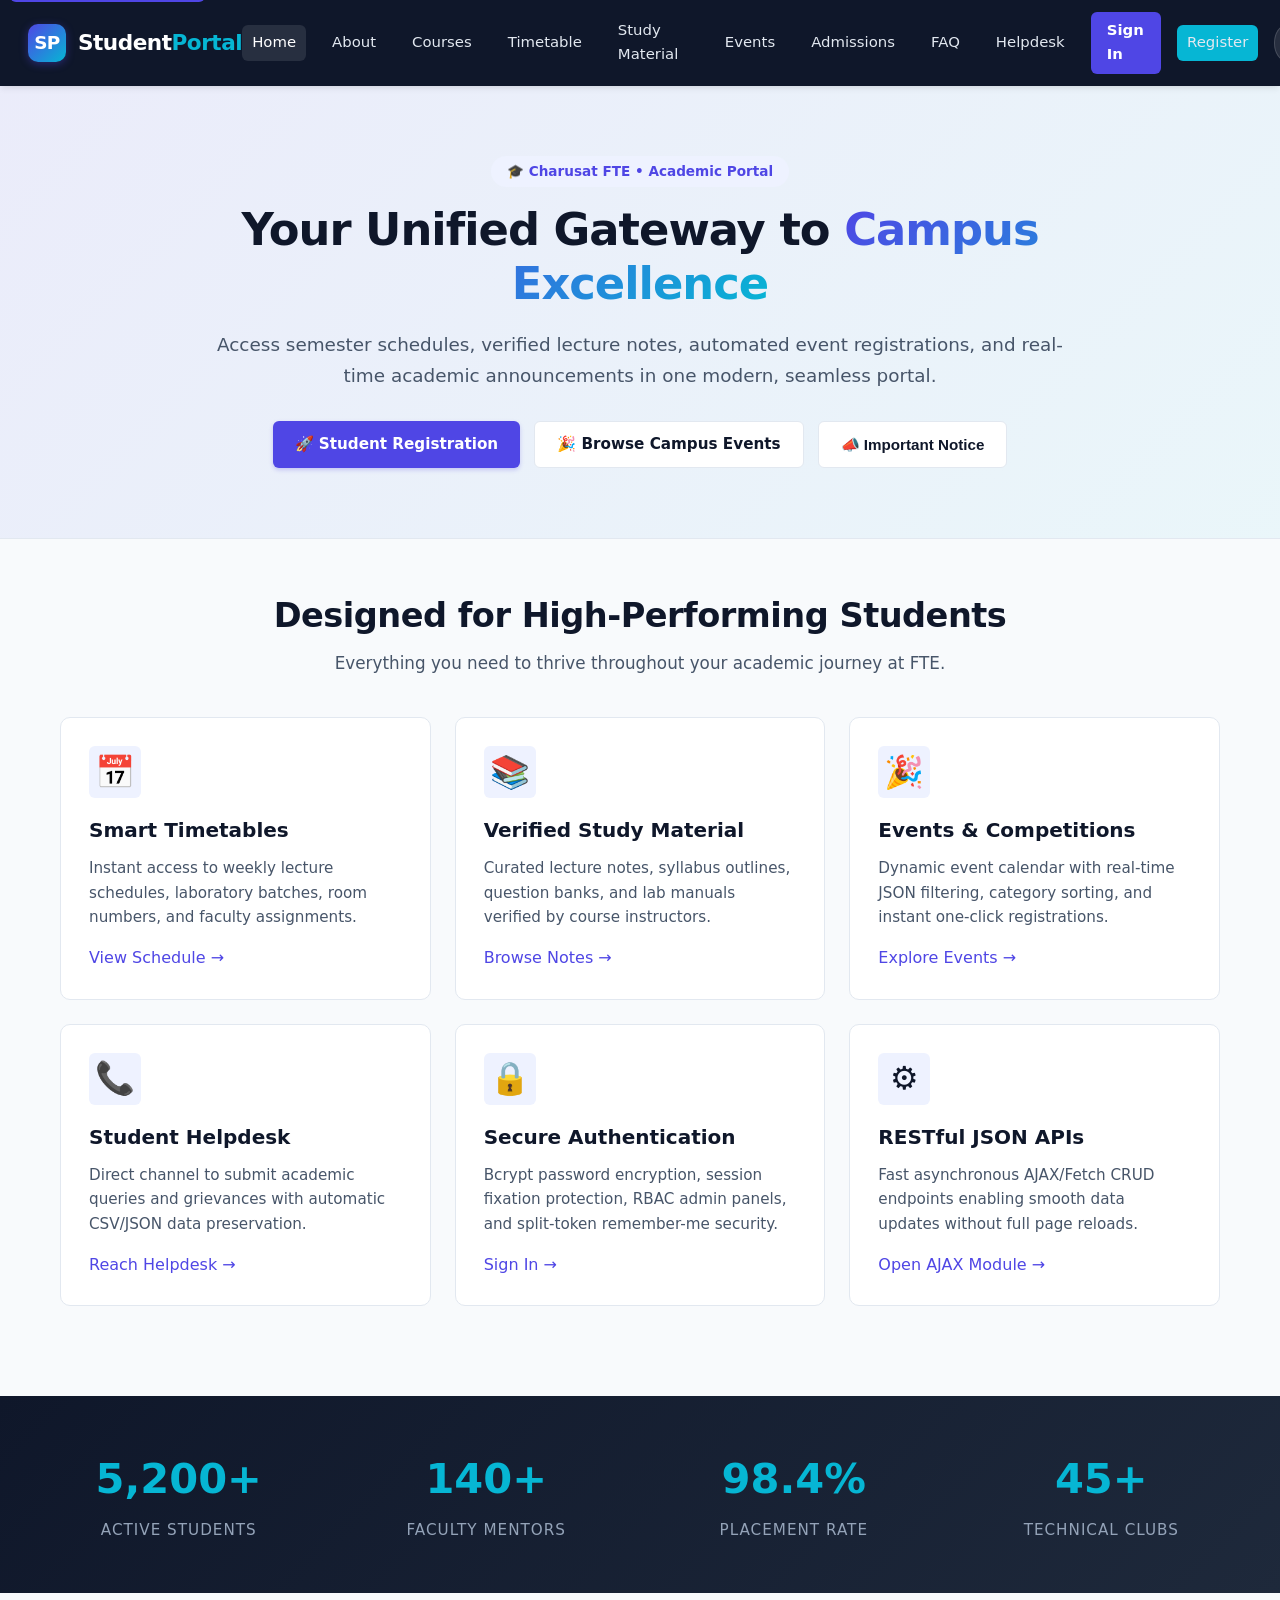
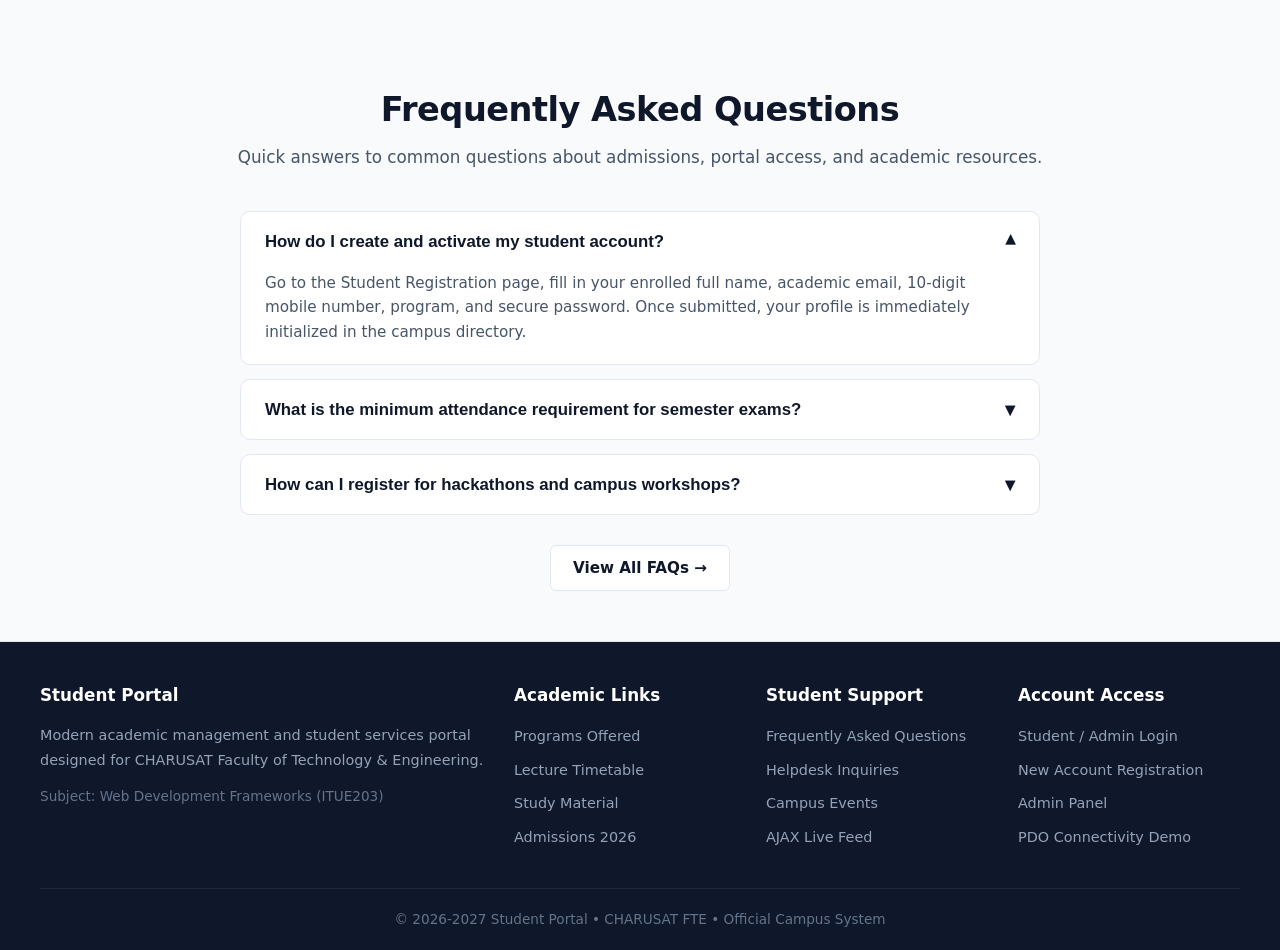
<file: index.html>
<!DOCTYPE html>
<html lang="en">
<head>
    <meta charset="UTF-8">
    <meta http-equiv="refresh" content="0; url=Home.html">
    <title>Redirecting to Student Portal Home...</title>
</head>
<body>
    <p>Loading Student Portal... If not redirected automatically, <a href="Home.html">click here to proceed to Home.html</a>.</p>
</body>
</html>
</file>
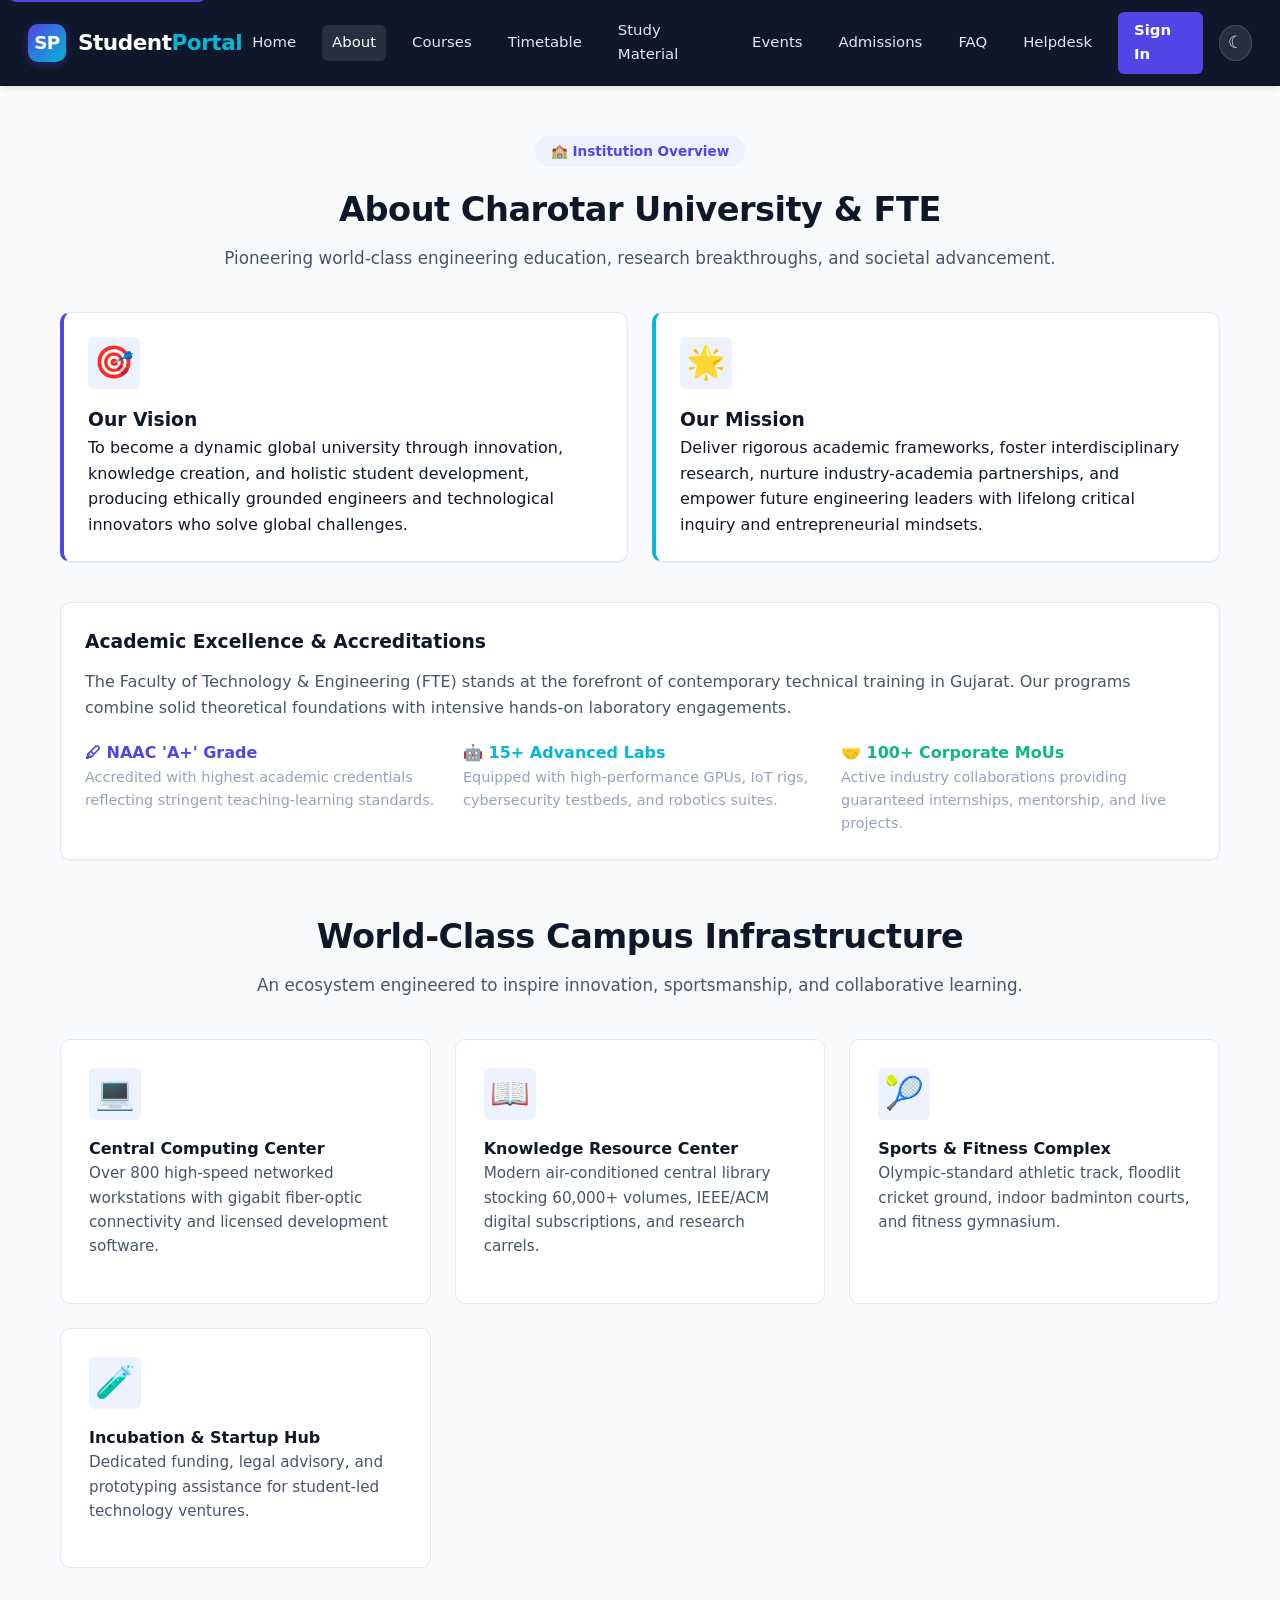
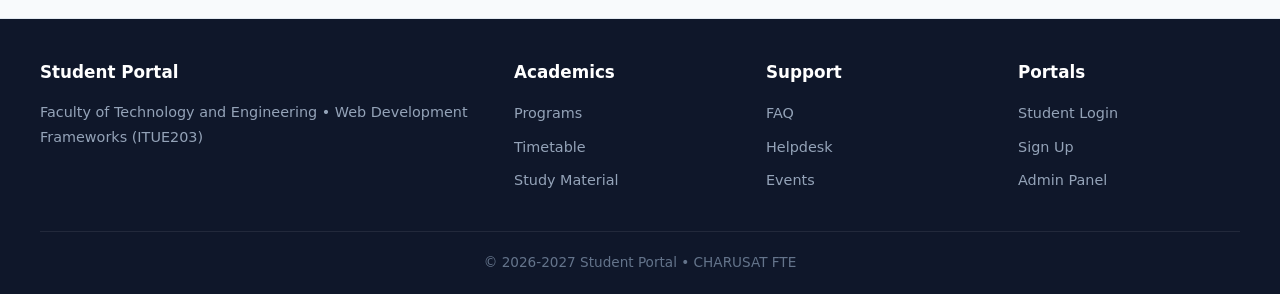
<file: About.html>
<!DOCTYPE html>
<html lang="en">
<head>
    <meta charset="UTF-8">
    <meta name="viewport" content="width=device-width, initial-scale=1.0">
    <title>About Us | Student Portal - Charusat FTE</title>
    <link rel="stylesheet" href="style.css">
    <script src="script.js" defer></script>
</head>
<body class="page-about">
    <a href="#main-content" class="skip-link">Skip to main content</a>

    
    <header class="header">
        <div class="logo-section">
            <div class="brand-badge">SP</div>
            <a href="Home.html" class="brand-title">Student<span>Portal</span></a>
        </div>
        <button class="menu-button" id="menuButton" aria-label="Toggle menu">&#9776;</button>
        <nav class="navbar" id="navbar">
            <a href="Home.html">Home</a>
            <a href="About.html" class="active">About</a>
            <a href="Courses.html">Courses</a>
            <a href="Timetable.html">Timetable</a>
            <a href="StudyMaterial.html">Study Material</a>
            <a href="events.html">Events</a>
            <a href="Admission.html">Admissions</a>
            <a href="FAQ.html">FAQ</a>
            <a href="Help.html">Helpdesk</a>
            <a href="Login.html" class="nav-auth-btn">Sign In</a>
            <button id="themeToggle" class="theme-btn" title="Toggle Theme">&#9790;</button>
        </nav>
    </header>

    <main id="main-content" class="container">
        
        <div class="section-head">
            <span class="hero-pill">&#127979; Institution Overview</span>
            <h2>About Charotar University &amp; FTE</h2>
            <p>Pioneering world-class engineering education, research breakthroughs, and societal advancement.</p>
        </div>

        
        <div class="two-col-grid" style="margin-bottom: 40px;">
            <div class="card" style="border-left: 4px solid var(--primary);">
                <div class="feature-icon">&#127919;</div>
                <h3>Our Vision</h3>
                <p>
                    To become a dynamic global university through innovation, knowledge creation, and holistic student development, producing ethically grounded engineers and technological innovators who solve global challenges.
                </p>
            </div>

            <div class="card" style="border-left: 4px solid var(--accent);">
                <div class="feature-icon">&#127775;</div>
                <h3>Our Mission</h3>
                <p>
                    Deliver rigorous academic frameworks, foster interdisciplinary research, nurture industry-academia partnerships, and empower future engineering leaders with lifelong critical inquiry and entrepreneurial mindsets.
                </p>
            </div>
        </div>

        
        <section class="card" style="margin-bottom: 40px;">
            <h3>Academic Excellence &amp; Accreditations</h3>
            <p style="color: var(--text-secondary); margin: 12px 0 20px 0;">
                The Faculty of Technology &amp; Engineering (FTE) stands at the forefront of contemporary technical training in Gujarat. Our programs combine solid theoretical foundations with intensive hands-on laboratory engagements.
            </p>
            <div class="features-grid">
                <div>
                    <h4 style="color: var(--primary);">&#128394; NAAC 'A+' Grade</h4>
                    <p style="font-size: 0.9rem; color: var(--text-muted);">Accredited with highest academic credentials reflecting stringent teaching-learning standards.</p>
                </div>
                <div>
                    <h4 style="color: var(--accent);">&#129302; 15+ Advanced Labs</h4>
                    <p style="font-size: 0.9rem; color: var(--text-muted);">Equipped with high-performance GPUs, IoT rigs, cybersecurity testbeds, and robotics suites.</p>
                </div>
                <div>
                    <h4 style="color: var(--success);">&#129309; 100+ Corporate MoUs</h4>
                    <p style="font-size: 0.9rem; color: var(--text-muted);">Active industry collaborations providing guaranteed internships, mentorship, and live projects.</p>
                </div>
            </div>
        </section>

        
        <div class="section-head" style="margin-top: 50px;">
            <h2>World-Class Campus Infrastructure</h2>
            <p>An ecosystem engineered to inspire innovation, sportsmanship, and collaborative learning.</p>
        </div>

        <div class="features-grid">
            <div class="feature-card">
                <div class="feature-icon">&#128187;</div>
                <h4>Central Computing Center</h4>
                <p>Over 800 high-speed networked workstations with gigabit fiber-optic connectivity and licensed development software.</p>
            </div>

            <div class="feature-card">
                <div class="feature-icon">&#128214;</div>
                <h4>Knowledge Resource Center</h4>
                <p>Modern air-conditioned central library stocking 60,000+ volumes, IEEE/ACM digital subscriptions, and research carrels.</p>
            </div>

            <div class="feature-card">
                <div class="feature-icon">&#127934;</div>
                <h4>Sports &amp; Fitness Complex</h4>
                <p>Olympic-standard athletic track, floodlit cricket ground, indoor badminton courts, and fitness gymnasium.</p>
            </div>

            <div class="feature-card">
                <div class="feature-icon">&#129514;</div>
                <h4>Incubation &amp; Startup Hub</h4>
                <p>Dedicated funding, legal advisory, and prototyping assistance for student-led technology ventures.</p>
            </div>
        </div>
    </main>

    
    <footer class="footer">
        <div class="footer-grid">
            <div class="footer-col">
                <h4>Student Portal</h4>
                <p style="font-size: 0.9rem; line-height: 1.7;">Faculty of Technology and Engineering &bull; Web Development Frameworks (ITUE203)</p>
            </div>
            <div class="footer-col">
                <h4>Academics</h4>
                <ul>
                    <li><a href="Courses.html">Programs</a></li>
                    <li><a href="Timetable.html">Timetable</a></li>
                    <li><a href="StudyMaterial.html">Study Material</a></li>
                </ul>
            </div>
            <div class="footer-col">
                <h4>Support</h4>
                <ul>
                    <li><a href="FAQ.html">FAQ</a></li>
                    <li><a href="Help.html">Helpdesk</a></li>
                    <li><a href="events.html">Events</a></li>
                </ul>
            </div>
            <div class="footer-col">
                <h4>Portals</h4>
                <ul>
                    <li><a href="Login.html">Student Login</a></li>
                    <li><a href="Signup.html">Sign Up</a></li>
                    <li><a href="admin_dashboard.php">Admin Panel</a></li>
                </ul>
            </div>
        </div>
        <div class="footer-bottom">
            <p>&copy; 2026-2027 Student Portal &bull; CHARUSAT FTE</p>
        </div>
    </footer>
</body>
</html>
</file>
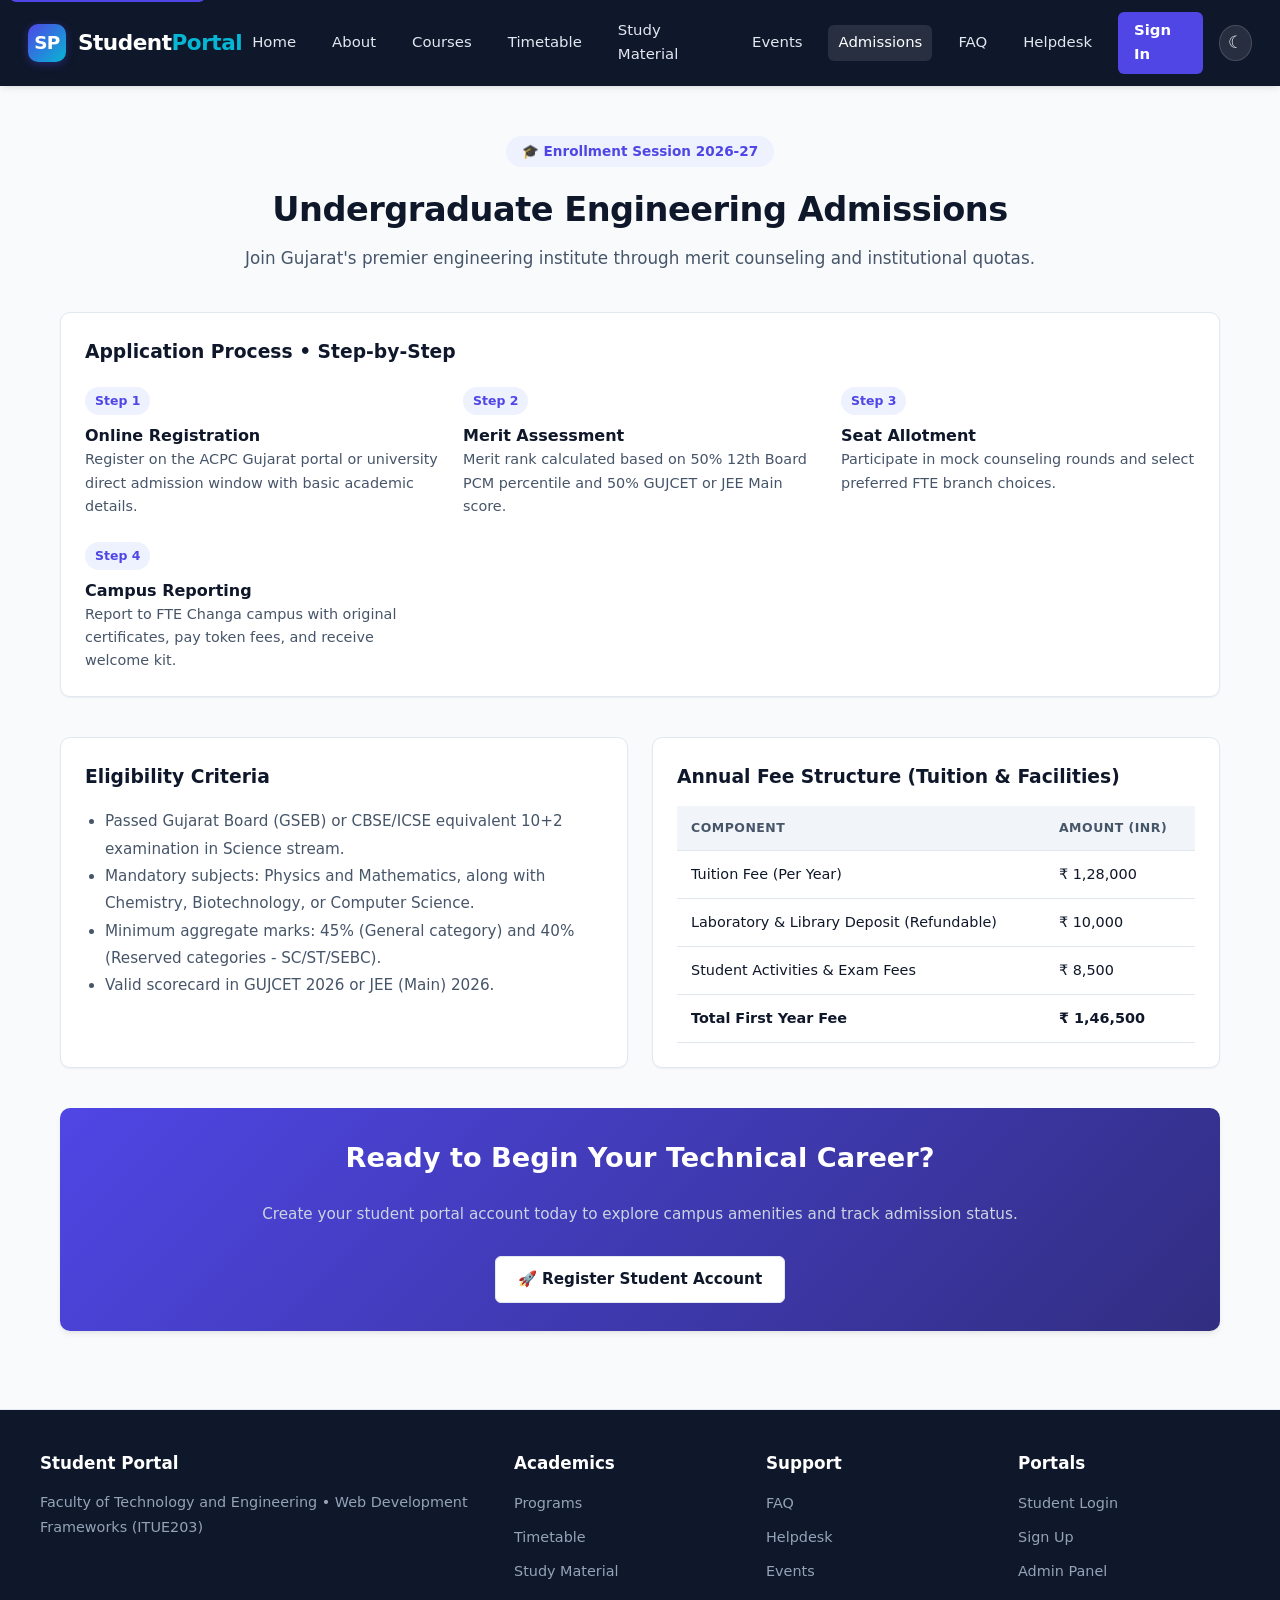
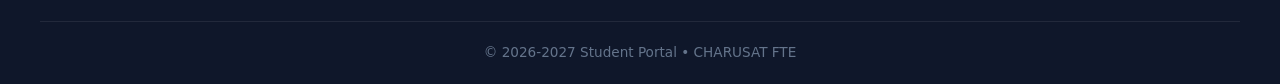
<file: Admission.html>
<!DOCTYPE html>
<html lang="en">
<head>
    <meta charset="UTF-8">
    <meta name="viewport" content="width=device-width, initial-scale=1.0">
    <title>Admissions 2026-27 | Student Portal - Charusat FTE</title>
    <link rel="stylesheet" href="style.css">
    <script src="script.js" defer></script>
</head>
<body class="page-admission">
    <a href="#main-content" class="skip-link">Skip to main content</a>

    
    <header class="header">
        <div class="logo-section">
            <div class="brand-badge">SP</div>
            <a href="Home.html" class="brand-title">Student<span>Portal</span></a>
        </div>
        <button class="menu-button" id="menuButton" aria-label="Toggle menu">&#9776;</button>
        <nav class="navbar" id="navbar">
            <a href="Home.html">Home</a>
            <a href="About.html">About</a>
            <a href="Courses.html">Courses</a>
            <a href="Timetable.html">Timetable</a>
            <a href="StudyMaterial.html">Study Material</a>
            <a href="events.html">Events</a>
            <a href="Admission.html" class="active">Admissions</a>
            <a href="FAQ.html">FAQ</a>
            <a href="Help.html">Helpdesk</a>
            <a href="Login.html" class="nav-auth-btn">Sign In</a>
            <button id="themeToggle" class="theme-btn" title="Toggle Theme">&#9790;</button>
        </nav>
    </header>

    <main id="main-content" class="container">
        <div class="section-head">
            <span class="hero-pill">&#127891; Enrollment Session 2026-27</span>
            <h2>Undergraduate Engineering Admissions</h2>
            <p>Join Gujarat's premier engineering institute through merit counseling and institutional quotas.</p>
        </div>

        
        <div class="card" style="margin-bottom: 40px;">
            <h3>Application Process &bull; Step-by-Step</h3>
            <div class="features-grid" style="margin-top: 20px;">
                <div>
                    <span class="badge badge-category" style="margin-bottom:8px;">Step 1</span>
                    <h4>Online Registration</h4>
                    <p style="font-size:0.9rem; color:var(--text-secondary);">Register on the ACPC Gujarat portal or university direct admission window with basic academic details.</p>
                </div>
                <div>
                    <span class="badge badge-category" style="margin-bottom:8px;">Step 2</span>
                    <h4>Merit Assessment</h4>
                    <p style="font-size:0.9rem; color:var(--text-secondary);">Merit rank calculated based on 50% 12th Board PCM percentile and 50% GUJCET or JEE Main score.</p>
                </div>
                <div>
                    <span class="badge badge-category" style="margin-bottom:8px;">Step 3</span>
                    <h4>Seat Allotment</h4>
                    <p style="font-size:0.9rem; color:var(--text-secondary);">Participate in mock counseling rounds and select preferred FTE branch choices.</p>
                </div>
                <div>
                    <span class="badge badge-category" style="margin-bottom:8px;">Step 4</span>
                    <h4>Campus Reporting</h4>
                    <p style="font-size:0.9rem; color:var(--text-secondary);">Report to FTE Changa campus with original certificates, pay token fees, and receive welcome kit.</p>
                </div>
            </div>
        </div>

        
        <div class="two-col-grid" style="margin-bottom: 40px;">
            <div class="card">
                <h3>Eligibility Criteria</h3>
                <ul style="margin: 16px 0 16px 20px; color:var(--text-secondary); line-height:1.8; font-size:0.95rem;">
                    <li>Passed Gujarat Board (GSEB) or CBSE/ICSE equivalent 10+2 examination in Science stream.</li>
                    <li>Mandatory subjects: Physics and Mathematics, along with Chemistry, Biotechnology, or Computer Science.</li>
                    <li>Minimum aggregate marks: 45% (General category) and 40% (Reserved categories - SC/ST/SEBC).</li>
                    <li>Valid scorecard in GUJCET 2026 or JEE (Main) 2026.</li>
                </ul>
            </div>

            <div class="card">
                <h3>Annual Fee Structure (Tuition &amp; Facilities)</h3>
                <div class="table-responsive">
                    <table class="data-table">
                        <thead>
                            <tr>
                                <th>Component</th>
                                <th>Amount (INR)</th>
                            </tr>
                        </thead>
                        <tbody>
                            <tr>
                                <td>Tuition Fee (Per Year)</td>
                                <td>&#8377; 1,28,000</td>
                            </tr>
                            <tr>
                                <td>Laboratory &amp; Library Deposit (Refundable)</td>
                                <td>&#8377; 10,000</td>
                            </tr>
                            <tr>
                                <td>Student Activities &amp; Exam Fees</td>
                                <td>&#8377; 8,500</td>
                            </tr>
                            <tr>
                                <td><strong>Total First Year Fee</strong></td>
                                <td><strong>&#8377; 1,46,500</strong></td>
                            </tr>
                        </tbody>
                    </table>
                </div>
            </div>
        </div>

        
        <div class="dashboard-banner" style="text-align:center; justify-content:center; flex-direction:column;">
            <h2>Ready to Begin Your Technical Career?</h2>
            <p>Create your student portal account today to explore campus amenities and track admission status.</p>
            <div style="margin-top: 14px;">
                <a href="Signup.html" class="btn btn-secondary">&#128640; Register Student Account</a>
            </div>
        </div>
    </main>

    
    <footer class="footer">
        <div class="footer-grid">
            <div class="footer-col">
                <h4>Student Portal</h4>
                <p style="font-size:0.9rem; line-height:1.7;">Faculty of Technology and Engineering &bull; Web Development Frameworks (ITUE203)</p>
            </div>
            <div class="footer-col">
                <h4>Academics</h4>
                <ul>
                    <li><a href="Courses.html">Programs</a></li>
                    <li><a href="Timetable.html">Timetable</a></li>
                    <li><a href="StudyMaterial.html">Study Material</a></li>
                </ul>
            </div>
            <div class="footer-col">
                <h4>Support</h4>
                <ul>
                    <li><a href="FAQ.html">FAQ</a></li>
                    <li><a href="Help.html">Helpdesk</a></li>
                    <li><a href="events.html">Events</a></li>
                </ul>
            </div>
            <div class="footer-col">
                <h4>Portals</h4>
                <ul>
                    <li><a href="Login.html">Student Login</a></li>
                    <li><a href="Signup.html">Sign Up</a></li>
                    <li><a href="admin_dashboard.php">Admin Panel</a></li>
                </ul>
            </div>
        </div>
        <div class="footer-bottom">
            <p>&copy; 2026-2027 Student Portal &bull; CHARUSAT FTE</p>
        </div>
    </footer>
</body>
</html>
</file>
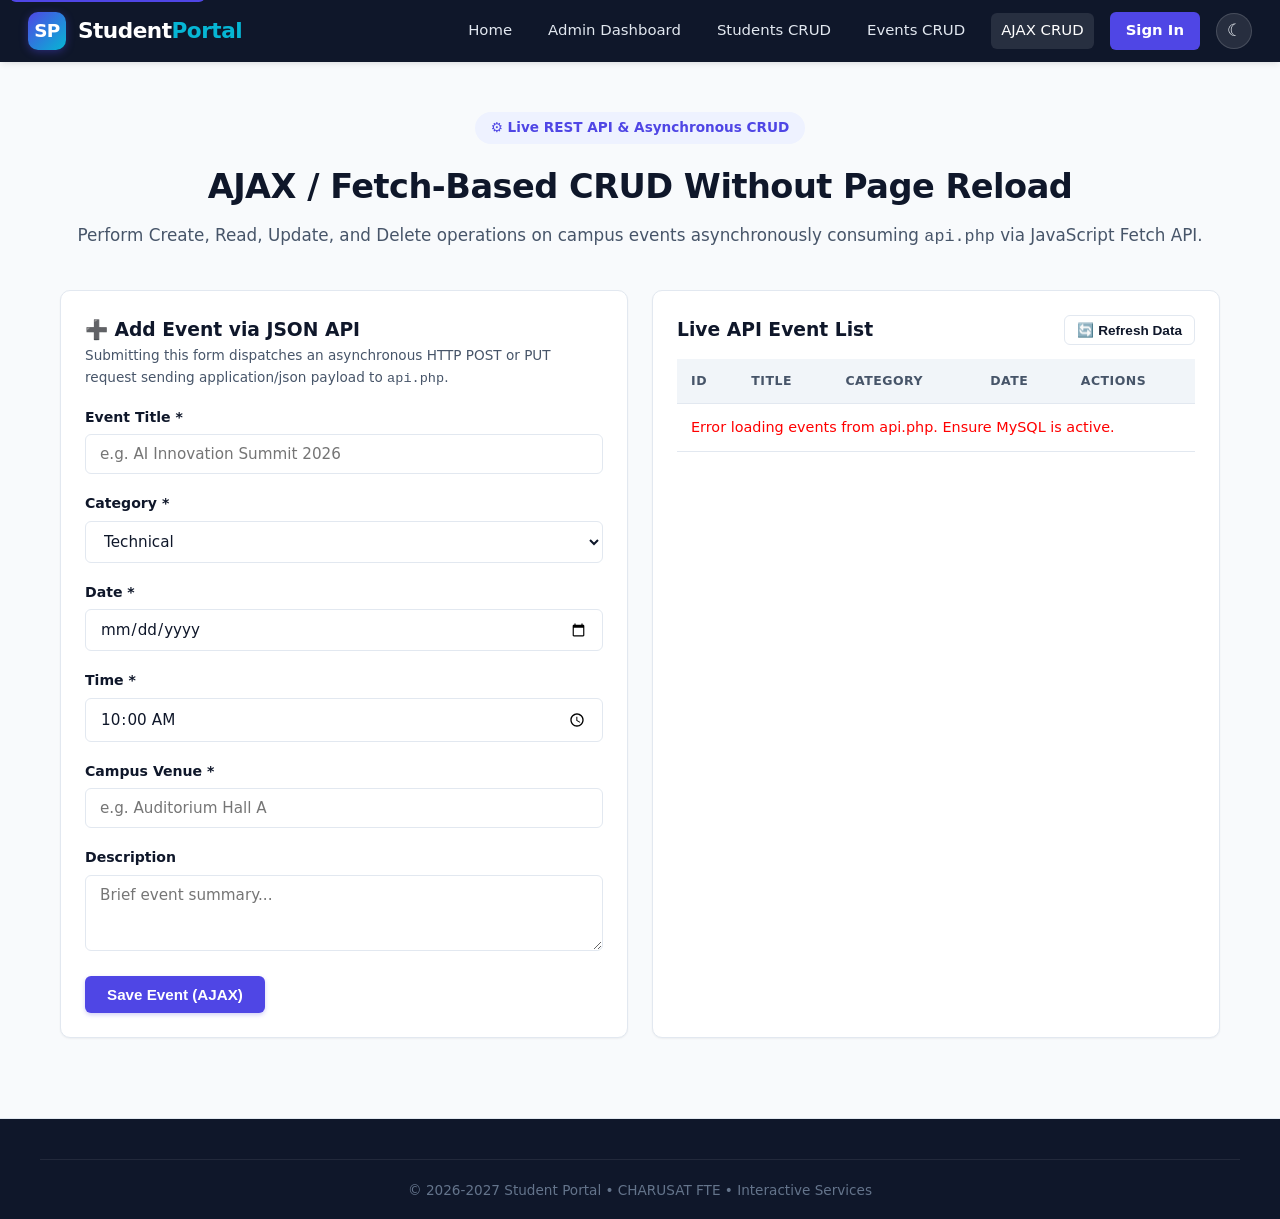
<file: ajax_events.html>
<!DOCTYPE html>
<html lang="en">
<head>
    <meta charset="UTF-8">
    <meta name="viewport" content="width=device-width, initial-scale=1.0">
    <title>AJAX / Fetch API CRUD | Student Portal (Live Mode)</title>
    <link rel="stylesheet" href="style.css">
    <script src="script.js" defer></script>
    <style>
        .ajax-status {
            padding: 10px 14px;
            border-radius: var(--radius-sm);
            margin-bottom: 16px;
            display: none;
            font-size: 0.9rem;
        }
        .ajax-spinner {
            display: inline-block;
            width: 14px;
            height: 14px;
            border: 2px solid rgba(255,255,255,0.3);
            border-radius: 50%;
            border-top-color: #fff;
            animation: spin 0.8s linear infinite;
            margin-right: 6px;
        }
        @keyframes spin { to { transform: rotate(360deg); } }
    </style>
</head>
<body class="page-ajax">
    <a href="#main-content" class="skip-link">Skip to main content</a>

    
    <header class="header">
        <div class="logo-section">
            <div class="brand-badge">SP</div>
            <a href="Home.html" class="brand-title">Student<span>Portal</span></a>
        </div>
        <button class="menu-button" id="menuButton" aria-label="Toggle menu">&#9776;</button>
        <nav class="navbar" id="navbar">
            <a href="Home.html">Home</a>
            <a href="admin_dashboard.php">Admin Dashboard</a>
            <a href="students.php">Students CRUD</a>
            <a href="events.php">Events CRUD</a>
            <a href="ajax_events.html" class="active">AJAX CRUD</a>
            <a href="Login.html" class="nav-auth-btn">Sign In</a>
            <button id="themeToggle" class="theme-btn" title="Toggle Theme">&#9790;</button>
        </nav>
    </header>

    <main id="main-content" class="container">
        <div class="section-head">
            <span class="hero-pill">&#9881; Live REST API &amp; Asynchronous CRUD</span>
            <h2>AJAX / Fetch-Based CRUD Without Page Reload</h2>
            <p>Perform Create, Read, Update, and Delete operations on campus events asynchronously consuming <code>api.php</code> via JavaScript Fetch API.</p>
        </div>

        <div id="ajaxAlert" class="ajax-status"></div>

        <div class="two-col-grid">
            
            <div class="card">
                <h3 id="formTitle">&#10133; Add Event via JSON API</h3>
                <p style="font-size:0.85rem; color:var(--text-secondary); margin-bottom:16px;">
                    Submitting this form dispatches an asynchronous HTTP POST or PUT request sending application/json payload to <code>api.php</code>.
                </p>

                <form id="ajaxEventForm">
                    <input type="hidden" id="ajaxEventId" value="">

                    <div class="form-group">
                        <label for="ajaxTitle">Event Title *</label>
                        <input type="text" id="ajaxTitle" required placeholder="e.g. AI Innovation Summit 2026">
                    </div>

                    <div class="form-group">
                        <label for="ajaxCategory">Category *</label>
                        <select id="ajaxCategory" required>
                            <option value="Technical">Technical</option>
                            <option value="Cultural">Cultural</option>
                            <option value="Sports">Sports</option>
                            <option value="Workshop">Workshop</option>
                            <option value="Seminar">Seminar</option>
                        </select>
                    </div>

                    <div class="form-group">
                        <label for="ajaxDate">Date *</label>
                        <input type="date" id="ajaxDate" required>
                    </div>

                    <div class="form-group">
                        <label for="ajaxTime">Time *</label>
                        <input type="time" id="ajaxTime" required value="10:00">
                    </div>

                    <div class="form-group">
                        <label for="ajaxVenue">Campus Venue *</label>
                        <input type="text" id="ajaxVenue" required placeholder="e.g. Auditorium Hall A">
                    </div>

                    <div class="form-group">
                        <label for="ajaxDescription">Description</label>
                        <textarea id="ajaxDescription" rows="3" placeholder="Brief event summary..."></textarea>
                    </div>

                    <div class="form-actions-bar">
                        <button type="submit" id="ajaxSubmitBtn" class="btn btn-primary">Save Event (AJAX)</button>
                        <button type="button" id="ajaxCancelBtn" class="btn btn-secondary" style="display:none;">Cancel Edit</button>
                    </div>
                </form>
            </div>

            
            <div class="card">
                <div class="card-head-flex" style="display:flex; justify-content:space-between; align-items:center;">
                    <h3>Live API Event List</h3>
                    <button id="refreshBtn" class="btn btn-secondary btn-sm">&#128260; Refresh Data</button>
                </div>

                <div class="table-responsive">
                    <table class="data-table">
                        <thead>
                            <tr>
                                <th>ID</th>
                                <th>Title</th>
                                <th>Category</th>
                                <th>Date</th>
                                <th>Actions</th>
                            </tr>
                        </thead>
                        <tbody id="ajaxTableBody">
                            <tr><td colspan="5" class="text-center">Loading events via Fetch API...</td></tr>
                        </tbody>
                    </table>
                </div>
            </div>
        </div>
    </main>

    
    <script>
        const API_URL = "api.php";
        const form = document.getElementById("ajaxEventForm");
        const idInput = document.getElementById("ajaxEventId");
        const titleInput = document.getElementById("ajaxTitle");
        const catInput = document.getElementById("ajaxCategory");
        const dateInput = document.getElementById("ajaxDate");
        const timeInput = document.getElementById("ajaxTime");
        const venueInput = document.getElementById("ajaxVenue");
        const descInput = document.getElementById("ajaxDescription");
        const submitBtn = document.getElementById("ajaxSubmitBtn");
        const cancelBtn = document.getElementById("ajaxCancelBtn");
        const formTitle = document.getElementById("formTitle");
        const tableBody = document.getElementById("ajaxTableBody");
        const alertBox = document.getElementById("ajaxAlert");
        const refreshBtn = document.getElementById("refreshBtn");

        function showAlert(msg, isSuccess = true) {
            alertBox.style.display = "block";
            alertBox.className = `ajax-status ${isSuccess ? 'alert-success' : 'alert-error'}`;
            alertBox.textContent = msg;
            setTimeout(() => { alertBox.style.display = "none"; }, 4000);
        }

        
        async function loadEvents() {
            try {
                const res = await fetch(API_URL);
                const json = await res.json();
                if (json.success && Array.isArray(json.data)) {
                    renderTable(json.data);
                } else {
                    tableBody.innerHTML = `<tr><td colspan="5" class="text-center">No events found in database.</td></tr>`;
                }
            } catch (err) {
                console.error("AJAX Fetch Error:", err);
                tableBody.innerHTML = `<tr><td colspan="5" class="text-center" style="color:red;">Error loading events from ${API_URL}. Ensure MySQL is active.</td></tr>`;
            }
        }

        function renderTable(events) {
            tableBody.innerHTML = "";
            if (events.length === 0) {
                tableBody.innerHTML = `<tr><td colspan="5" class="text-center">No events found.</td></tr>`;
                return;
            }

            events.forEach(ev => {
                const tr = document.createElement("tr");
                tr.id = `row-${ev.event_id}`;
                tr.innerHTML = `
                    <td>#${ev.event_id}</td>
                    <td><strong>${ev.title}</strong><br><small class="text-muted">${ev.venue}</small></td>
                    <td><span class="badge badge-category">${ev.category}</span></td>
                    <td>${ev.event_date}</td>
                    <td>
                        <button class="btn-sm btn-edit" onclick="editEvent(${ev.event_id})">&#9998; Edit</button>
                        <button class="btn-sm btn-delete" onclick="deleteEvent(${ev.event_id}, '${ev.title.replace(/'/g, "\\'")}')">&#128465; Del</button>
                    </td>
                `;
                tableBody.appendChild(tr);
            });
        }

        // Fetch single for edit
        window.editEvent = async function(id) {
            try {
                const res = await fetch(`${API_URL}?id=${id}`);
                const json = await res.json();
                if (json.success && json.data) {
                    const d = json.data;
                    idInput.value = d.event_id;
                    titleInput.value = d.title;
                    catInput.value = d.category;
                    dateInput.value = d.event_date;
                    timeInput.value = d.event_time ? d.event_time.substring(0, 5) : "10:00";
                    venueInput.value = d.venue;
                    descInput.value = d.event_description || "";

                    formTitle.textContent = `\u270E Edit Event (#${d.event_id})`;
                    submitBtn.textContent = "Update Event (AJAX PUT)";
                    cancelBtn.style.display = "inline-block";
                    window.scrollTo({ top: form.offsetTop - 80, behavior: 'smooth' });
                }
            } catch (e) {
                showAlert("Could not retrieve event details: " + e.message, false);
            }
        };

        // Asynchronous Delete
        window.deleteEvent = async function(id, title) {
            if (!confirm(`Are you sure you want to delete "${title}" asynchronously without reloading the page?`)) {
                return;
            }

            try {
                const res = await fetch(API_URL, {
                    method: "DELETE",
                    headers: { "Content-Type": "application/json" },
                    body: JSON.stringify({ event_id: id })
                });
                const json = await res.json();
                if (json.success) {
                    showAlert(json.message, true);
                    const row = document.getElementById(`row-${id}`);
                    if (row) row.remove();
                } else {
                    showAlert(json.message, false);
                }
            } catch (err) {
                showAlert("Delete request failed: " + err.message, false);
            }
        };

        
        cancelBtn.addEventListener("click", () => {
            idInput.value = "";
            form.reset();
            formTitle.textContent = "\u2795 Add Event via JSON API";
            submitBtn.textContent = "Save Event (AJAX)";
            cancelBtn.style.display = "none";
        });

        // Form Submit (POST for add, PUT for update)
        form.addEventListener("submit", async (e) => {
            e.preventDefault();

            const isUpdate = idInput.value !== "";
            const payload = {
                title: titleInput.value.trim(),
                category: catInput.value,
                event_date: dateInput.value,
                event_time: timeInput.value + ":00",
                venue: venueInput.value.trim(),
                event_description: descInput.value.trim()
            };

            if (isUpdate) {
                payload.event_id = parseInt(idInput.value, 10);
            }

            try {
                submitBtn.disabled = true;
                const method = isUpdate ? "PUT" : "POST";
                const res = await fetch(API_URL, {
                    method: method,
                    headers: { "Content-Type": "application/json" },
                    body: JSON.stringify(payload)
                });
                const json = await res.json();

                if (json.success) {
                    showAlert(json.message, true);
                    form.reset();
                    idInput.value = "";
                    formTitle.textContent = "\u2795 Add Event via JSON API";
                    submitBtn.textContent = "Save Event (AJAX)";
                    cancelBtn.style.display = "none";
                    loadEvents();
                } else {
                    showAlert(json.message, false);
                }
            } catch (err) {
                showAlert("Operation error: " + err.message, false);
            } finally {
                submitBtn.disabled = false;
            }
        });

        refreshBtn.addEventListener("click", loadEvents);
        document.addEventListener("DOMContentLoaded", loadEvents);
    </script>

    
    <footer class="footer">
        <div class="footer-bottom">
            <p>&copy; 2026-2027 Student Portal &bull; CHARUSAT FTE &bull; Interactive Services</p>
        </div>
    </footer>
</body>
</html>
</file>
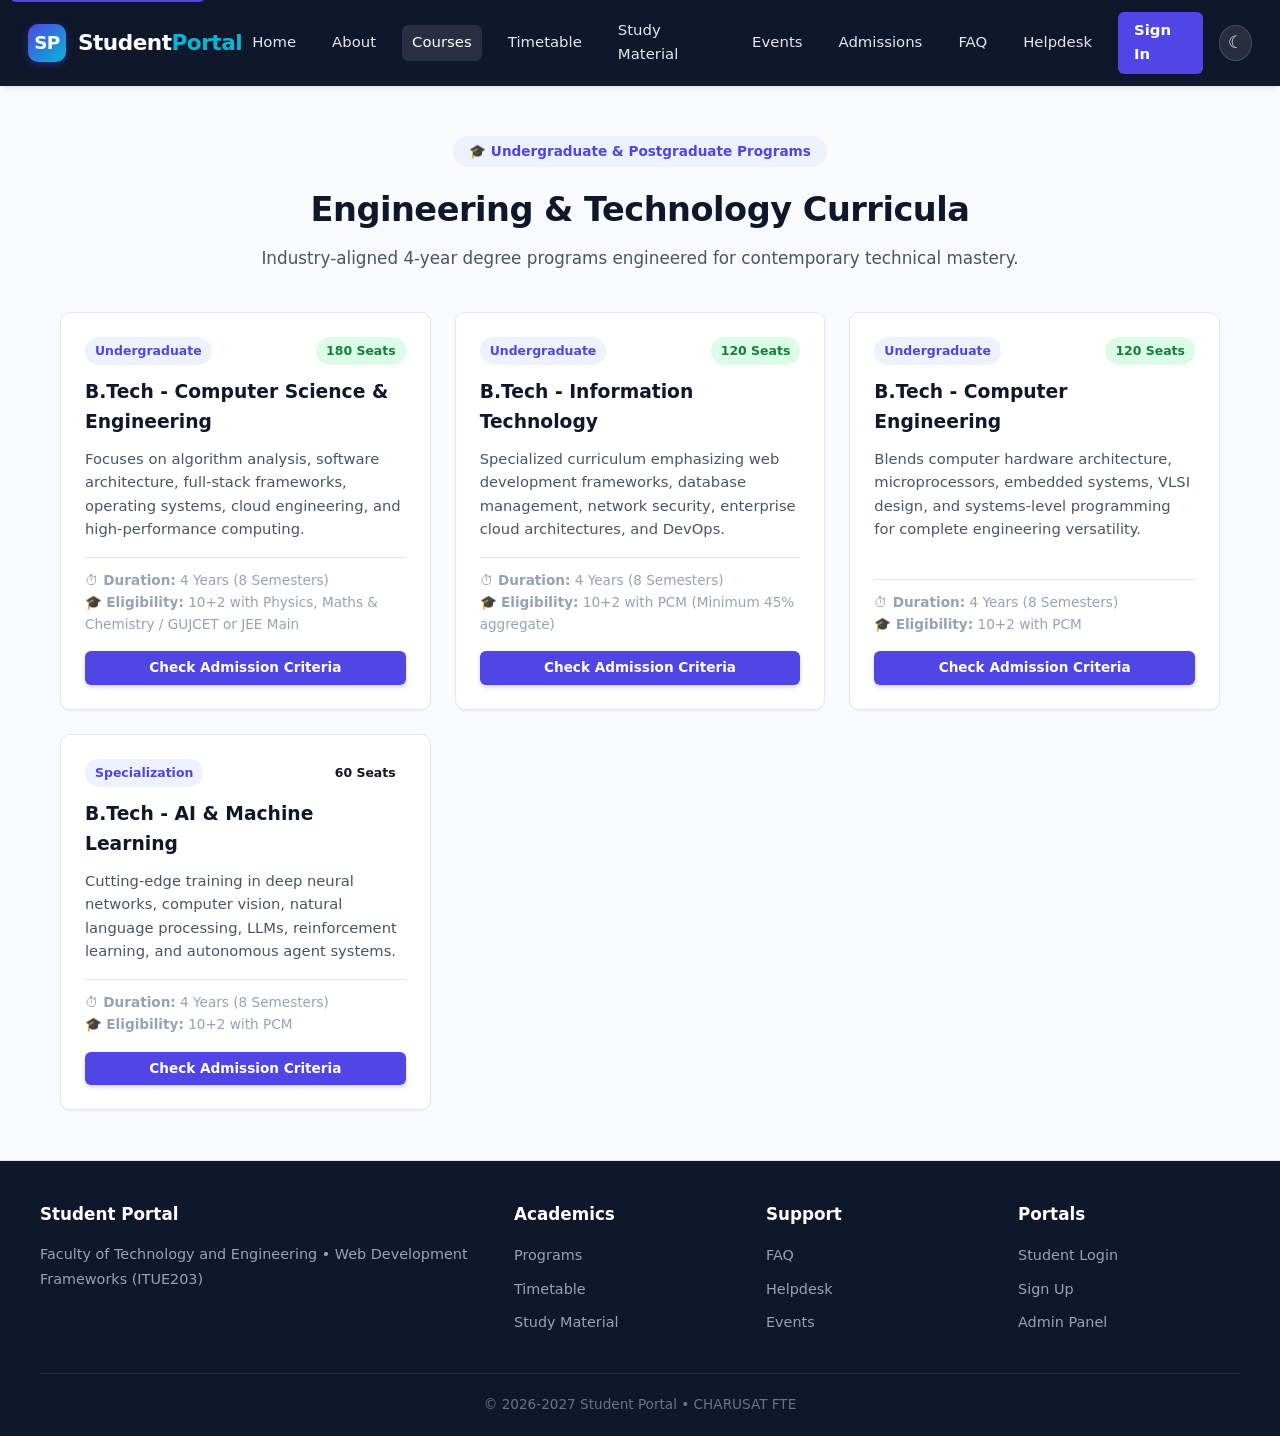
<file: Courses.html>
<!DOCTYPE html>
<html lang="en">
<head>
    <meta charset="UTF-8">
    <meta name="viewport" content="width=device-width, initial-scale=1.0">
    <title>Academic Courses &amp; Curriculum | Student Portal</title>
    <link rel="stylesheet" href="style.css">
    <script src="script.js" defer></script>
</head>
<body class="page-courses">
    <a href="#main-content" class="skip-link">Skip to main content</a>

    
    <header class="header">
        <div class="logo-section">
            <div class="brand-badge">SP</div>
            <a href="Home.html" class="brand-title">Student<span>Portal</span></a>
        </div>
        <button class="menu-button" id="menuButton" aria-label="Toggle menu">&#9776;</button>
        <nav class="navbar" id="navbar">
            <a href="Home.html">Home</a>
            <a href="About.html">About</a>
            <a href="Courses.html" class="active">Courses</a>
            <a href="Timetable.html">Timetable</a>
            <a href="StudyMaterial.html">Study Material</a>
            <a href="events.html">Events</a>
            <a href="Admission.html">Admissions</a>
            <a href="FAQ.html">FAQ</a>
            <a href="Help.html">Helpdesk</a>
            <a href="Login.html" class="nav-auth-btn">Sign In</a>
            <button id="themeToggle" class="theme-btn" title="Toggle Theme">&#9790;</button>
        </nav>
    </header>

    <main id="main-content" class="container">
        <div class="section-head">
            <span class="hero-pill">&#127891; Undergraduate &amp; Postgraduate Programs</span>
            <h2>Engineering &amp; Technology Curricula</h2>
            <p>Industry-aligned 4-year degree programs engineered for contemporary technical mastery.</p>
        </div>

        <div class="features-grid">
            
            <div class="card" style="display:flex; flex-direction:column;">
                <div style="display:flex; justify-content:space-between; align-items:center; margin-bottom:12px;">
                    <span class="badge badge-category">Undergraduate</span>
                    <span class="badge badge-success">180 Seats</span>
                </div>
                <h3>B.Tech - Computer Science &amp; Engineering</h3>
                <p style="color:var(--text-secondary); margin: 10px 0 16px 0; font-size:0.92rem; flex-grow:1;">
                    Focuses on algorithm analysis, software architecture, full-stack frameworks, operating systems, cloud engineering, and high-performance computing.
                </p>
                <div style="font-size:0.85rem; color:var(--text-muted); border-top:1px solid var(--border-color); padding-top:12px; margin-bottom:16px;">
                    <p>&#9201; <strong>Duration:</strong> 4 Years (8 Semesters)</p>
                    <p>&#127891; <strong>Eligibility:</strong> 10+2 with Physics, Maths &amp; Chemistry / GUJCET or JEE Main</p>
                </div>
                <a href="Admission.html" class="btn btn-primary btn-sm">Check Admission Criteria</a>
            </div>

            
            <div class="card" style="display:flex; flex-direction:column;">
                <div style="display:flex; justify-content:space-between; align-items:center; margin-bottom:12px;">
                    <span class="badge badge-category">Undergraduate</span>
                    <span class="badge badge-success">120 Seats</span>
                </div>
                <h3>B.Tech - Information Technology</h3>
                <p style="color:var(--text-secondary); margin: 10px 0 16px 0; font-size:0.92rem; flex-grow:1;">
                    Specialized curriculum emphasizing web development frameworks, database management, network security, enterprise cloud architectures, and DevOps.
                </p>
                <div style="font-size:0.85rem; color:var(--text-muted); border-top:1px solid var(--border-color); padding-top:12px; margin-bottom:16px;">
                    <p>&#9201; <strong>Duration:</strong> 4 Years (8 Semesters)</p>
                    <p>&#127891; <strong>Eligibility:</strong> 10+2 with PCM (Minimum 45% aggregate)</p>
                </div>
                <a href="Admission.html" class="btn btn-primary btn-sm">Check Admission Criteria</a>
            </div>

            
            <div class="card" style="display:flex; flex-direction:column;">
                <div style="display:flex; justify-content:space-between; align-items:center; margin-bottom:12px;">
                    <span class="badge badge-category">Undergraduate</span>
                    <span class="badge badge-success">120 Seats</span>
                </div>
                <h3>B.Tech - Computer Engineering</h3>
                <p style="color:var(--text-secondary); margin: 10px 0 16px 0; font-size:0.92rem; flex-grow:1;">
                    Blends computer hardware architecture, microprocessors, embedded systems, VLSI design, and systems-level programming for complete engineering versatility.
                </p>
                <div style="font-size:0.85rem; color:var(--text-muted); border-top:1px solid var(--border-color); padding-top:12px; margin-bottom:16px;">
                    <p>&#9201; <strong>Duration:</strong> 4 Years (8 Semesters)</p>
                    <p>&#127891; <strong>Eligibility:</strong> 10+2 with PCM</p>
                </div>
                <a href="Admission.html" class="btn btn-primary btn-sm">Check Admission Criteria</a>
            </div>

            
            <div class="card" style="display:flex; flex-direction:column;">
                <div style="display:flex; justify-content:space-between; align-items:center; margin-bottom:12px;">
                    <span class="badge badge-category">Specialization</span>
                    <span class="badge badge-warning">60 Seats</span>
                </div>
                <h3>B.Tech - AI &amp; Machine Learning</h3>
                <p style="color:var(--text-secondary); margin: 10px 0 16px 0; font-size:0.92rem; flex-grow:1;">
                    Cutting-edge training in deep neural networks, computer vision, natural language processing, LLMs, reinforcement learning, and autonomous agent systems.
                </p>
                <div style="font-size:0.85rem; color:var(--text-muted); border-top:1px solid var(--border-color); padding-top:12px; margin-bottom:16px;">
                    <p>&#9201; <strong>Duration:</strong> 4 Years (8 Semesters)</p>
                    <p>&#127891; <strong>Eligibility:</strong> 10+2 with PCM</p>
                </div>
                <a href="Admission.html" class="btn btn-primary btn-sm">Check Admission Criteria</a>
            </div>
        </div>
    </main>

    
    <footer class="footer">
        <div class="footer-grid">
            <div class="footer-col">
                <h4>Student Portal</h4>
                <p style="font-size:0.9rem; line-height:1.7;">Faculty of Technology and Engineering &bull; Web Development Frameworks (ITUE203)</p>
            </div>
            <div class="footer-col">
                <h4>Academics</h4>
                <ul>
                    <li><a href="Courses.html">Programs</a></li>
                    <li><a href="Timetable.html">Timetable</a></li>
                    <li><a href="StudyMaterial.html">Study Material</a></li>
                </ul>
            </div>
            <div class="footer-col">
                <h4>Support</h4>
                <ul>
                    <li><a href="FAQ.html">FAQ</a></li>
                    <li><a href="Help.html">Helpdesk</a></li>
                    <li><a href="events.html">Events</a></li>
                </ul>
            </div>
            <div class="footer-col">
                <h4>Portals</h4>
                <ul>
                    <li><a href="Login.html">Student Login</a></li>
                    <li><a href="Signup.html">Sign Up</a></li>
                    <li><a href="admin_dashboard.php">Admin Panel</a></li>
                </ul>
            </div>
        </div>
        <div class="footer-bottom">
            <p>&copy; 2026-2027 Student Portal &bull; CHARUSAT FTE</p>
        </div>
    </footer>
</body>
</html>
</file>
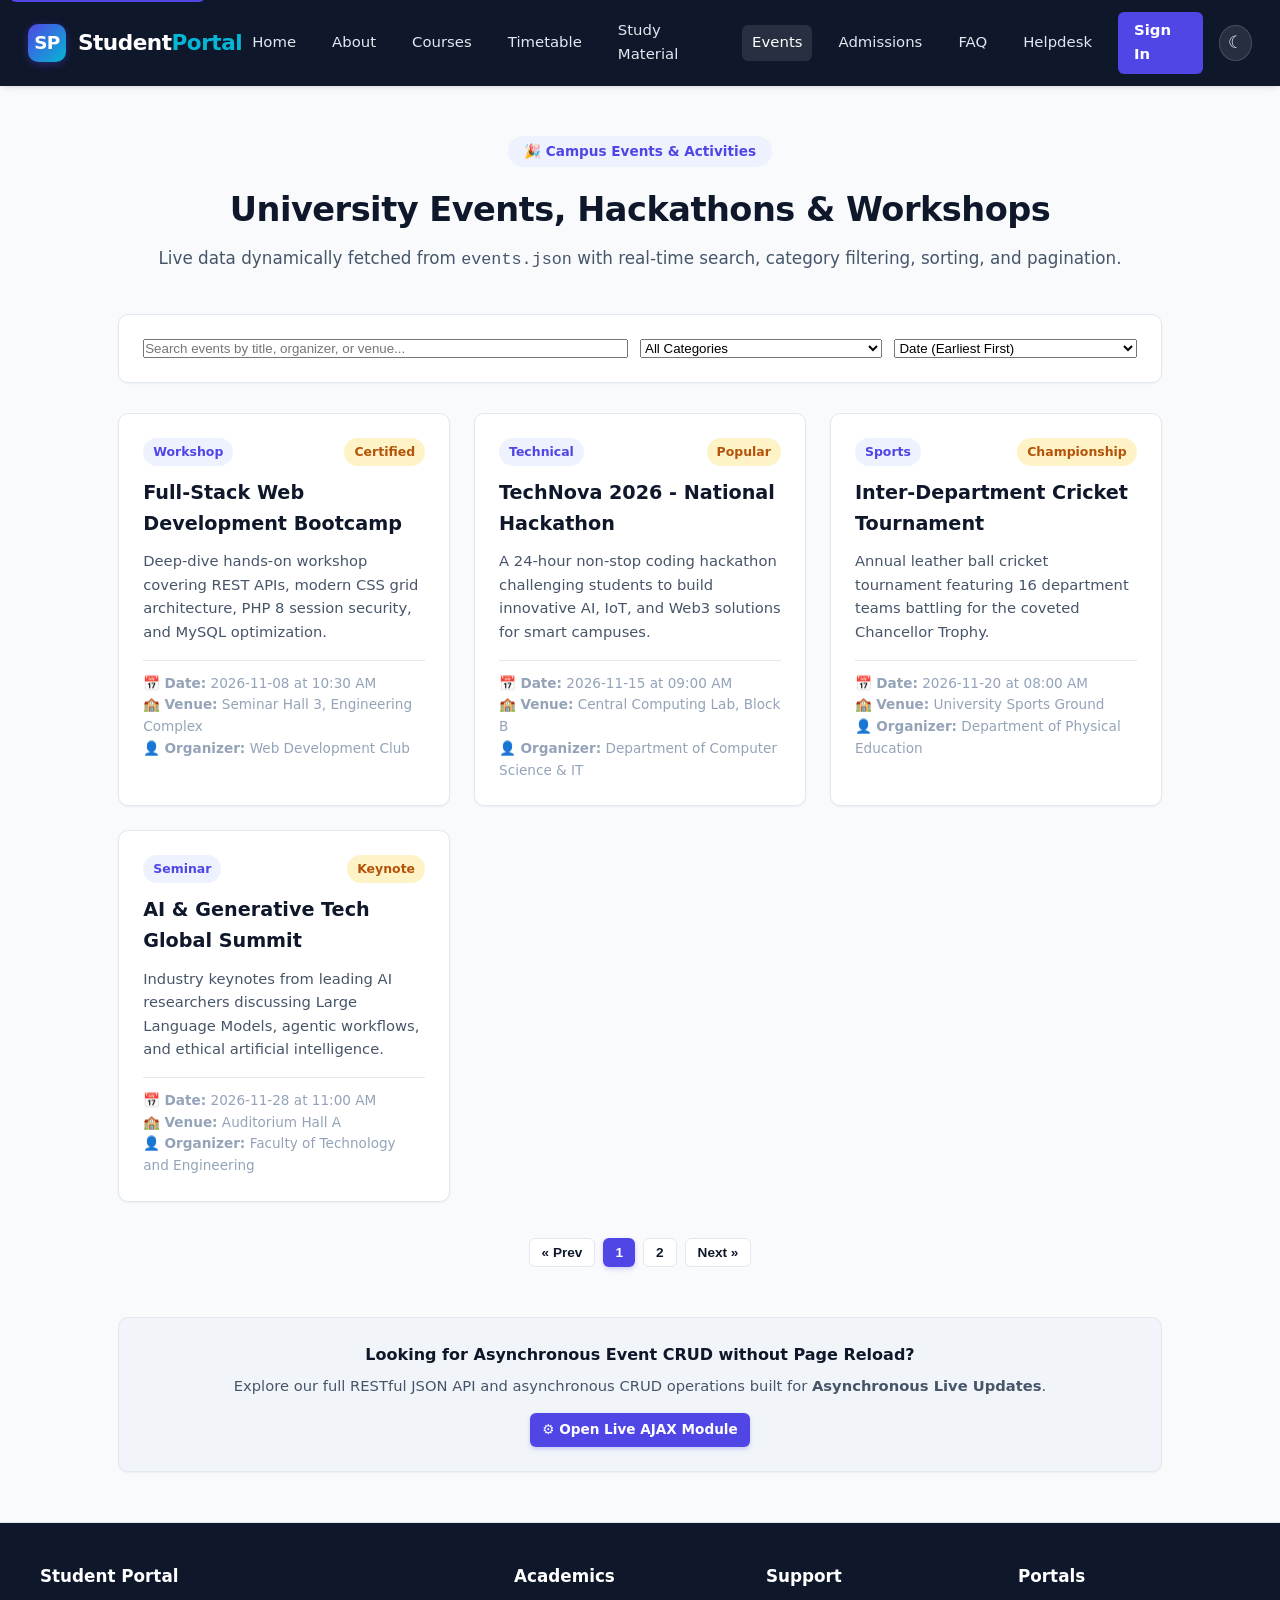
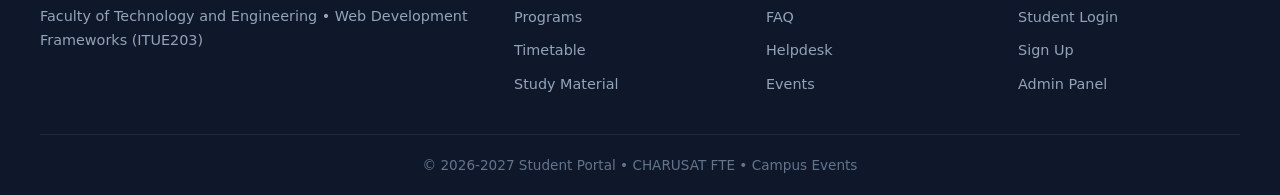
<file: events.html>
<!DOCTYPE html>
<html lang="en">
<head>
    <meta charset="UTF-8">
    <meta name="viewport" content="width=device-width, initial-scale=1.0">
    <title>Campus Events &amp; Hackathons | Student Portal</title>
    <link rel="stylesheet" href="style.css">
    <script src="script.js" defer></script>
</head>
<body class="page-events">
    <a href="#main-content" class="skip-link">Skip to main content</a>

    
    <header class="header">
        <div class="logo-section">
            <div class="brand-badge">SP</div>
            <a href="Home.html" class="brand-title">Student<span>Portal</span></a>
        </div>
        <button class="menu-button" id="menuButton" aria-label="Toggle menu">&#9776;</button>
        <nav class="navbar" id="navbar">
            <a href="Home.html">Home</a>
            <a href="About.html">About</a>
            <a href="Courses.html">Courses</a>
            <a href="Timetable.html">Timetable</a>
            <a href="StudyMaterial.html">Study Material</a>
            <a href="events.html" class="active">Events</a>
            <a href="Admission.html">Admissions</a>
            <a href="FAQ.html">FAQ</a>
            <a href="Help.html">Helpdesk</a>
            <a href="Login.html" class="nav-auth-btn">Sign In</a>
            <button id="themeToggle" class="theme-btn" title="Toggle Theme">&#9790;</button>
        </nav>
    </header>

    <main id="main-content" class="container">
        <div class="section-head">
            <span class="hero-pill">&#127881; Campus Events &amp; Activities</span>
            <h2>University Events, Hackathons &amp; Workshops</h2>
            <p>Live data dynamically fetched from <code>events.json</code> with real-time search, category filtering, sorting, and pagination.</p>
        </div>

        
        <section class="card filter-card" style="margin-bottom: 30px;">
            <div class="filter-flex">
                <input type="text" id="eventSearch" placeholder="Search events by title, organizer, or venue..." class="filter-input" aria-label="Search events">

                <select id="eventCategoryFilter" class="filter-select" aria-label="Filter by category">
                    <option value="">All Categories</option>
                    <option value="Technical">Technical</option>
                    <option value="Cultural">Cultural</option>
                    <option value="Sports">Sports</option>
                    <option value="Workshop">Workshop</option>
                    <option value="Seminar">Seminar</option>
                </select>

                <select id="eventSort" class="filter-select" aria-label="Sort events">
                    <option value="date-asc">Date (Earliest First)</option>
                    <option value="date-desc">Date (Latest First)</option>
                    <option value="title-asc">Title (A &ndash; Z)</option>
                </select>
            </div>
        </section>

        
        <div class="features-grid" id="eventsJsonList" aria-live="polite">
            
            <div class="card text-center" style="grid-column: 1 / -1; padding: 40px;">
                <p>Loading events from <code>events.json</code> using JavaScript Fetch API...</p>
            </div>
        </div>

        
        <div id="eventPagination" style="display:flex; justify-content:center; gap:8px; margin-top:36px;"></div>

        
        <div class="card" style="margin-top: 50px; text-align:center; background: var(--bg-surface-alt);">
            <h4>Looking for Asynchronous Event CRUD without Page Reload?</h4>
            <p style="color:var(--text-secondary); margin: 6px 0 16px 0; font-size:0.92rem;">
                Explore our full RESTful JSON API and asynchronous CRUD operations built for <strong>Asynchronous Live Updates</strong>.
            </p>
            <a href="ajax_events.html" class="btn btn-primary btn-sm">&#9881; Open Live AJAX Module</a>
        </div>
    </main>

    
    <footer class="footer">
        <div class="footer-grid">
            <div class="footer-col">
                <h4>Student Portal</h4>
                <p style="font-size:0.9rem; line-height:1.7;">Faculty of Technology and Engineering &bull; Web Development Frameworks (ITUE203)</p>
            </div>
            <div class="footer-col">
                <h4>Academics</h4>
                <ul>
                    <li><a href="Courses.html">Programs</a></li>
                    <li><a href="Timetable.html">Timetable</a></li>
                    <li><a href="StudyMaterial.html">Study Material</a></li>
                </ul>
            </div>
            <div class="footer-col">
                <h4>Support</h4>
                <ul>
                    <li><a href="FAQ.html">FAQ</a></li>
                    <li><a href="Help.html">Helpdesk</a></li>
                    <li><a href="events.html">Events</a></li>
                </ul>
            </div>
            <div class="footer-col">
                <h4>Portals</h4>
                <ul>
                    <li><a href="Login.html">Student Login</a></li>
                    <li><a href="Signup.html">Sign Up</a></li>
                    <li><a href="admin_dashboard.php">Admin Panel</a></li>
                </ul>
            </div>
        </div>
        <div class="footer-bottom">
            <p>&copy; 2026-2027 Student Portal &bull; CHARUSAT FTE &bull; Campus Events</p>
        </div>
    </footer>
</body>
</html>
</file>
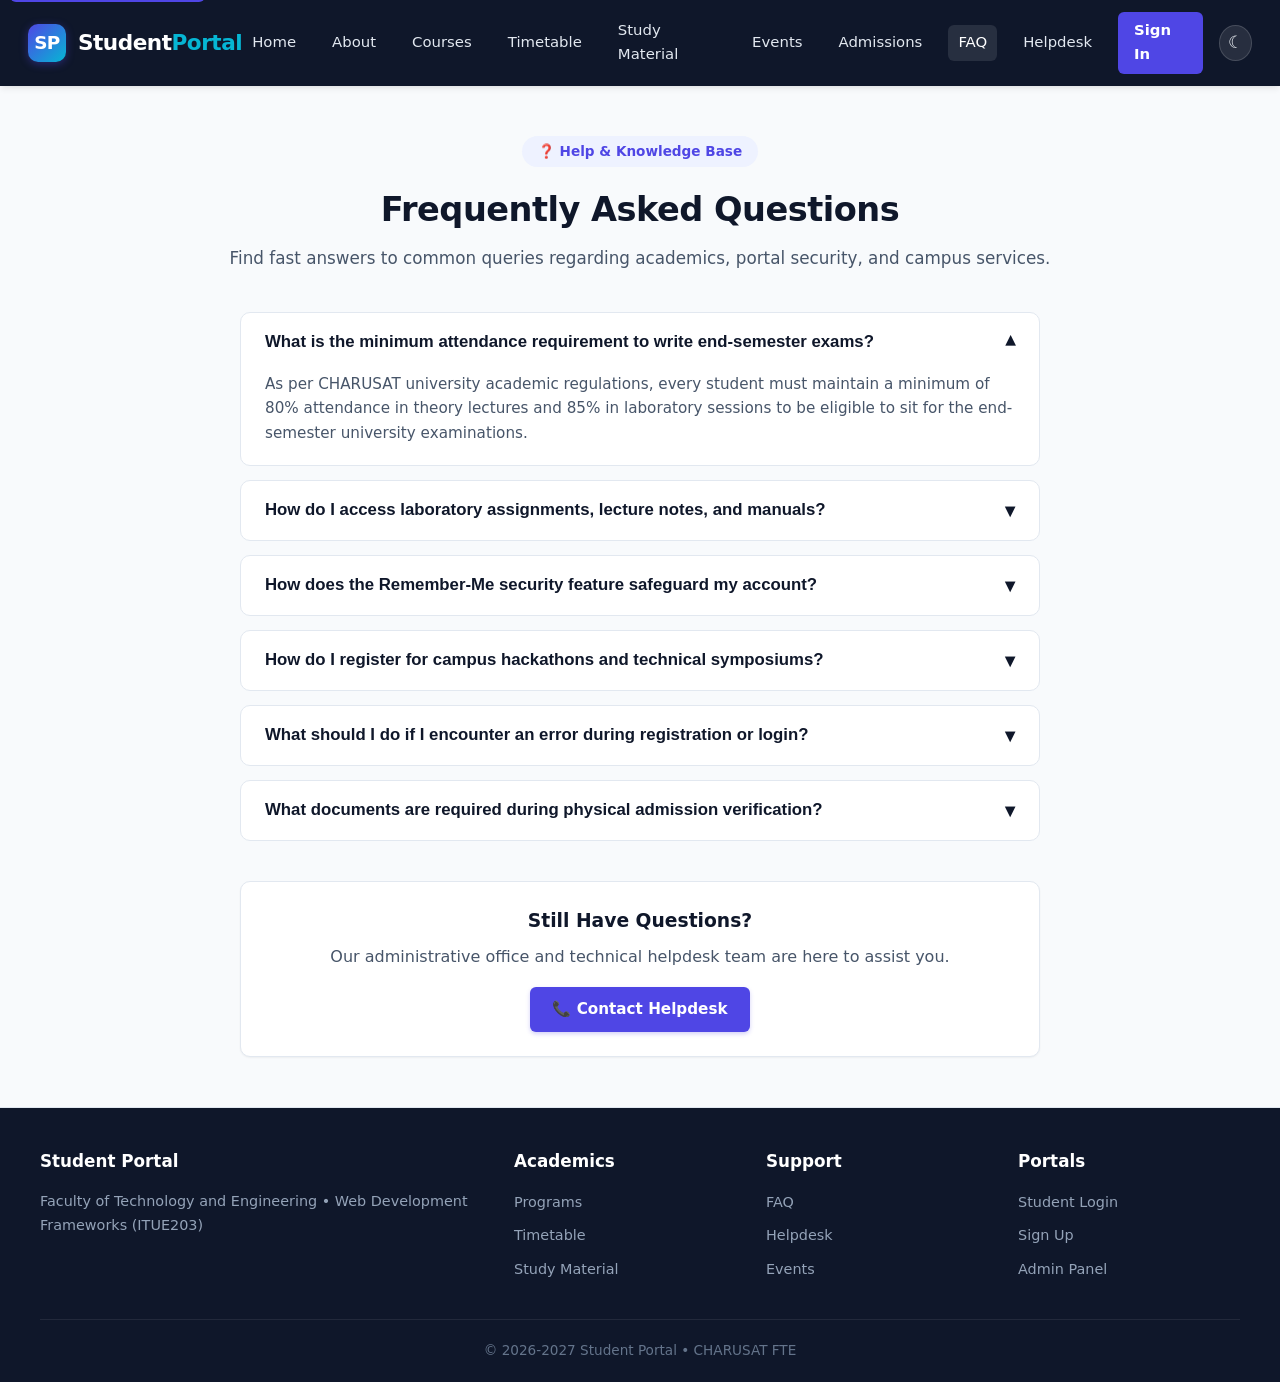
<file: FAQ.html>
<!DOCTYPE html>
<html lang="en">
<head>
    <meta charset="UTF-8">
    <meta name="viewport" content="width=device-width, initial-scale=1.0">
    <title>Frequently Asked Questions | Student Portal</title>
    <link rel="stylesheet" href="style.css">
    <script src="script.js" defer></script>
</head>
<body class="page-faq">
    <a href="#main-content" class="skip-link">Skip to main content</a>

    
    <header class="header">
        <div class="logo-section">
            <div class="brand-badge">SP</div>
            <a href="Home.html" class="brand-title">Student<span>Portal</span></a>
        </div>
        <button class="menu-button" id="menuButton" aria-label="Toggle menu">&#9776;</button>
        <nav class="navbar" id="navbar">
            <a href="Home.html">Home</a>
            <a href="About.html">About</a>
            <a href="Courses.html">Courses</a>
            <a href="Timetable.html">Timetable</a>
            <a href="StudyMaterial.html">Study Material</a>
            <a href="events.html">Events</a>
            <a href="Admission.html">Admissions</a>
            <a href="FAQ.html" class="active">FAQ</a>
            <a href="Help.html">Helpdesk</a>
            <a href="Login.html" class="nav-auth-btn">Sign In</a>
            <button id="themeToggle" class="theme-btn" title="Toggle Theme">&#9790;</button>
        </nav>
    </header>

    <main id="main-content" class="container">
        <div class="section-head">
            <span class="hero-pill">&#10067; Help &amp; Knowledge Base</span>
            <h2>Frequently Asked Questions</h2>
            <p>Find fast answers to common queries regarding academics, portal security, and campus services.</p>
        </div>

        <div class="accordion-wrapper">
            
            <div class="accordion-item active">
                <button class="accordion-header">
                    <span>What is the minimum attendance requirement to write end-semester exams?</span>
                    <span class="accordion-icon">&#9662;</span>
                </button>
                <div class="accordion-body">
                    <p>As per CHARUSAT university academic regulations, every student must maintain a minimum of 80% attendance in theory lectures and 85% in laboratory sessions to be eligible to sit for the end-semester university examinations.</p>
                </div>
            </div>

            
            <div class="accordion-item">
                <button class="accordion-header">
                    <span>How do I access laboratory assignments, lecture notes, and manuals?</span>
                    <span class="accordion-icon">&#9662;</span>
                </button>
                <div class="accordion-body">
                    <p>Navigate to the <strong>Study Material</strong> section from the main navigation bar. Resources are organized by subject code (e.g. ITUE203 for Web Development Frameworks). You can download verified PDFs directly without any credentials or paywall.</p>
                </div>
            </div>

            
            <div class="accordion-item">
                <button class="accordion-header">
                    <span>How does the Remember-Me security feature safeguard my account?</span>
                    <span class="accordion-icon">&#9662;</span>
                </button>
                <div class="accordion-body">
                    <p>Student Portal implements the industry-standard split-token architecture (selector &amp; SHA-256 hashed validator). The database stores only the one-way cryptographic hash of the token, ensuring that even in the unlikely event of database access, user login tokens cannot be reversed.</p>
                </div>
            </div>

            
            <div class="accordion-item">
                <button class="accordion-header">
                    <span>How do I register for campus hackathons and technical symposiums?</span>
                    <span class="accordion-icon">&#9662;</span>
                </button>
                <div class="accordion-body">
                    <p>Log in using your registered student credentials. Go to <strong>Campus Events</strong> or view available events directly on your <strong>Student Dashboard</strong>. Click the "Register Now" button next to any upcoming event to reserve your seat.</p>
                </div>
            </div>

            
            <div class="accordion-item">
                <button class="accordion-header">
                    <span>What should I do if I encounter an error during registration or login?</span>
                    <span class="accordion-icon">&#9662;</span>
                </button>
                <div class="accordion-body">
                    <p>Ensure that your mobile number consists of exactly 10 digits starting with 6, 7, 8, or 9, and your password contains at least 8 characters. If you still encounter issues, visit the <strong>Helpdesk</strong> page to submit a support ticket to our system administrators.</p>
                </div>
            </div>

            
            <div class="accordion-item">
                <button class="accordion-header">
                    <span>What documents are required during physical admission verification?</span>
                    <span class="accordion-icon">&#9662;</span>
                </button>
                <div class="accordion-body">
                    <p>You must bring original copies of your Class 10 and 12 marksheets, school leaving certificate (LC), GUJCET/JEE scorecard, caste certificate (if applicable), and 4 passport-size photographs to the administrative admissions office.</p>
                </div>
            </div>
        </div>

        <div class="card" style="max-width:800px; margin:40px auto 0 auto; text-align:center;">
            <h3>Still Have Questions?</h3>
            <p style="color:var(--text-secondary); margin: 8px 0 18px 0;">Our administrative office and technical helpdesk team are here to assist you.</p>
            <a href="Help.html" class="btn btn-primary">&#128222; Contact Helpdesk</a>
        </div>
    </main>

    
    <footer class="footer">
        <div class="footer-grid">
            <div class="footer-col">
                <h4>Student Portal</h4>
                <p style="font-size:0.9rem; line-height:1.7;">Faculty of Technology and Engineering &bull; Web Development Frameworks (ITUE203)</p>
            </div>
            <div class="footer-col">
                <h4>Academics</h4>
                <ul>
                    <li><a href="Courses.html">Programs</a></li>
                    <li><a href="Timetable.html">Timetable</a></li>
                    <li><a href="StudyMaterial.html">Study Material</a></li>
                </ul>
            </div>
            <div class="footer-col">
                <h4>Support</h4>
                <ul>
                    <li><a href="FAQ.html">FAQ</a></li>
                    <li><a href="Help.html">Helpdesk</a></li>
                    <li><a href="events.html">Events</a></li>
                </ul>
            </div>
            <div class="footer-col">
                <h4>Portals</h4>
                <ul>
                    <li><a href="Login.html">Student Login</a></li>
                    <li><a href="Signup.html">Sign Up</a></li>
                    <li><a href="admin_dashboard.php">Admin Panel</a></li>
                </ul>
            </div>
        </div>
        <div class="footer-bottom">
            <p>&copy; 2026-2027 Student Portal &bull; CHARUSAT FTE</p>
        </div>
    </footer>
</body>
</html>
</file>
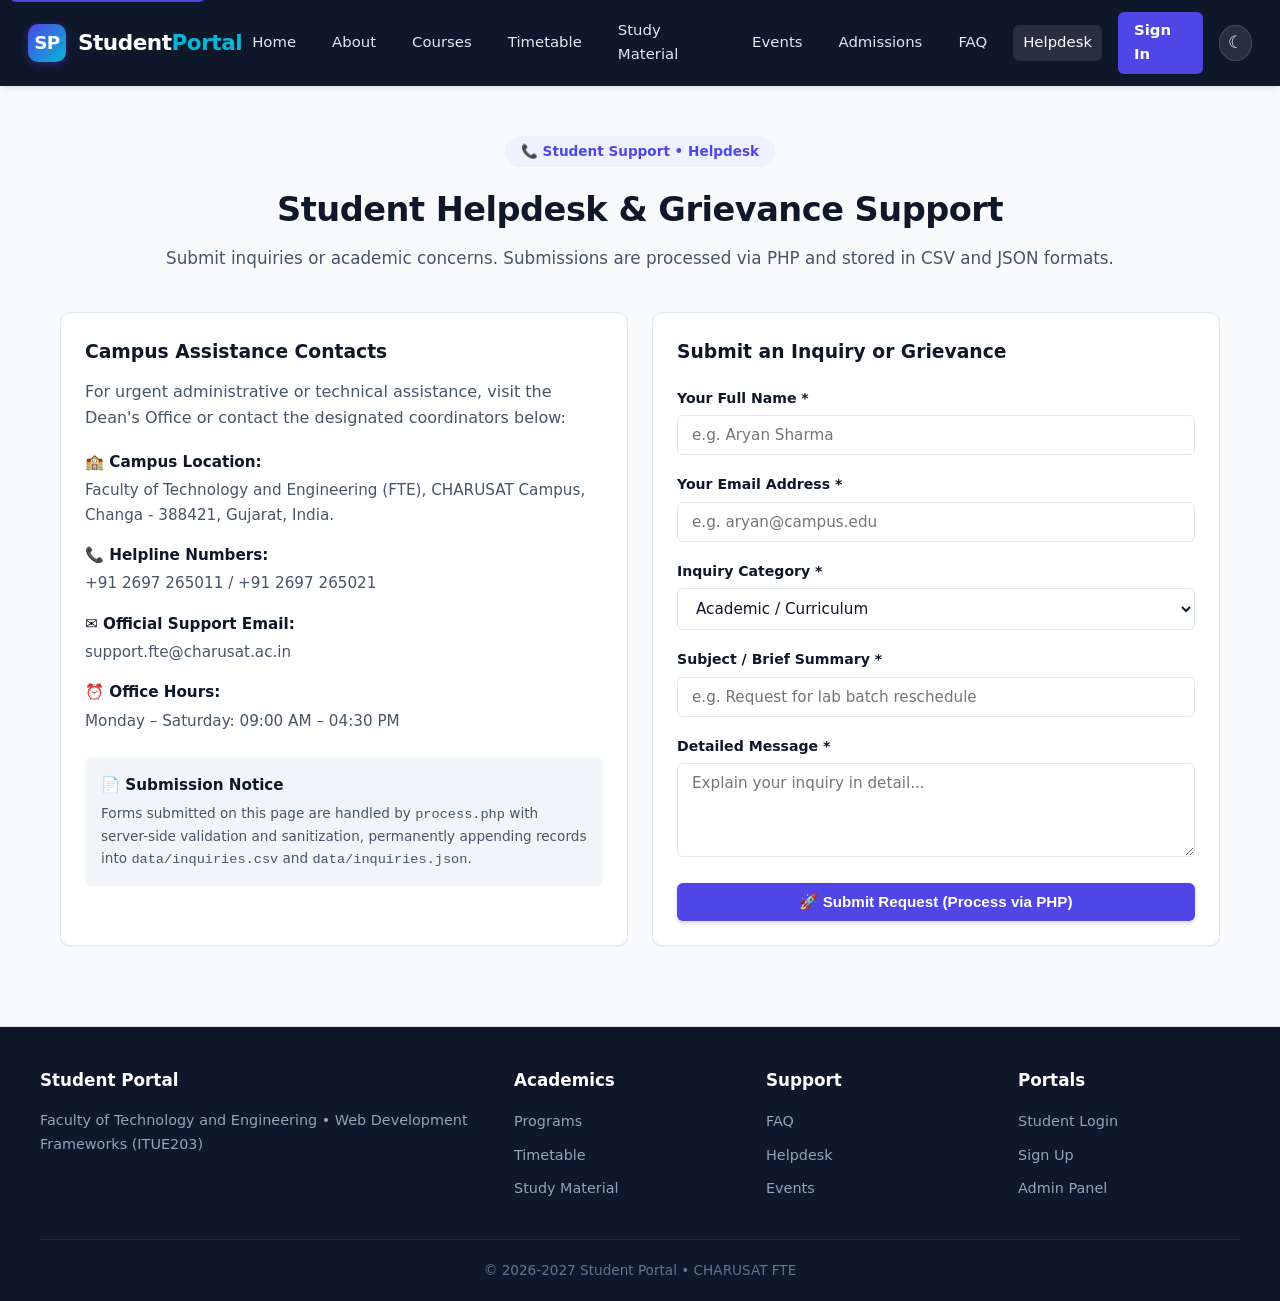
<file: Help.html>
<!DOCTYPE html>
<html lang="en">
<head>
    <meta charset="UTF-8">
    <meta name="viewport" content="width=device-width, initial-scale=1.0">
    <title>Student Helpdesk &amp; Support | Student Portal</title>
    <link rel="stylesheet" href="style.css">
    <script src="script.js" defer></script>
</head>
<body class="page-help">
    <a href="#main-content" class="skip-link">Skip to main content</a>

    
    <header class="header">
        <div class="logo-section">
            <div class="brand-badge">SP</div>
            <a href="Home.html" class="brand-title">Student<span>Portal</span></a>
        </div>
        <button class="menu-button" id="menuButton" aria-label="Toggle menu">&#9776;</button>
        <nav class="navbar" id="navbar">
            <a href="Home.html">Home</a>
            <a href="About.html">About</a>
            <a href="Courses.html">Courses</a>
            <a href="Timetable.html">Timetable</a>
            <a href="StudyMaterial.html">Study Material</a>
            <a href="events.html">Events</a>
            <a href="Admission.html">Admissions</a>
            <a href="FAQ.html">FAQ</a>
            <a href="Help.html" class="active">Helpdesk</a>
            <a href="Login.html" class="nav-auth-btn">Sign In</a>
            <button id="themeToggle" class="theme-btn" title="Toggle Theme">&#9790;</button>
        </nav>
    </header>

    <main id="main-content" class="container">
        <div class="section-head">
            <span class="hero-pill">&#128222; Student Support &bull; Helpdesk</span>
            <h2>Student Helpdesk &amp; Grievance Support</h2>
            <p>Submit inquiries or academic concerns. Submissions are processed via PHP and stored in CSV and JSON formats.</p>
        </div>

        
        <div id="urlAlertContainer"></div>
        <script>
            
            const urlParams = new URLSearchParams(window.location.search);
            const status = urlParams.get('status');
            const msg = urlParams.get('msg');
            if (msg) {
                const alertDiv = document.createElement('div');
                alertDiv.className = `alert alert-${status === 'success' ? 'success' : 'error'}`;
                alertDiv.innerHTML = decodeURIComponent(msg);
                document.getElementById('urlAlertContainer').appendChild(alertDiv);
            }
        </script>

        <div class="two-col-grid">
            
            <div class="card">
                <h3>Campus Assistance Contacts</h3>
                <p style="color:var(--text-secondary); margin: 12px 0 20px 0;">
                    For urgent administrative or technical assistance, visit the Dean's Office or contact the designated coordinators below:
                </p>

                <div style="display:flex; flex-direction:column; gap:16px; font-size:0.95rem;">
                    <div>
                        <strong>&#127979; Campus Location:</strong>
                        <p style="color:var(--text-secondary); margin-top:4px;">Faculty of Technology and Engineering (FTE), CHARUSAT Campus, Changa - 388421, Gujarat, India.</p>
                    </div>

                    <div>
                        <strong>&#128222; Helpline Numbers:</strong>
                        <p style="color:var(--text-secondary); margin-top:4px;">+91 2697 265011 / +91 2697 265021</p>
                    </div>

                    <div>
                        <strong>&#9993; Official Support Email:</strong>
                        <p style="color:var(--text-secondary); margin-top:4px;">support.fte@charusat.ac.in</p>
                    </div>

                    <div>
                        <strong>&#9200; Office Hours:</strong>
                        <p style="color:var(--text-secondary); margin-top:4px;">Monday &ndash; Saturday: 09:00 AM &ndash; 04:30 PM</p>
                    </div>
                </div>

                <div style="background:var(--bg-surface-alt); padding:16px; border-radius:var(--radius-sm); margin-top:24px;">
                    <h4 style="font-size:0.95rem; margin-bottom:6px;">&#128196; Submission Notice</h4>
                    <p style="font-size:0.85rem; color:var(--text-secondary);">
                        Forms submitted on this page are handled by <code>process.php</code> with server-side validation and sanitization, permanently appending records into <code>data/inquiries.csv</code> and <code>data/inquiries.json</code>.
                    </p>
                </div>
            </div>

            
            <div class="card">
                <h3>Submit an Inquiry or Grievance</h3>
                <form action="process.php" method="POST" style="margin-top: 20px;">
                    <div class="form-group">
                        <label for="name">Your Full Name *</label>
                        <input type="text" id="name" name="name" required placeholder="e.g. Aryan Sharma">
                    </div>

                    <div class="form-group">
                        <label for="email">Your Email Address *</label>
                        <input type="email" id="email" name="email" required placeholder="e.g. aryan@campus.edu">
                    </div>

                    <div class="form-group">
                        <label for="category">Inquiry Category *</label>
                        <select id="category" name="category" required>
                            <option value="Academic">Academic / Curriculum</option>
                            <option value="Examination">Examinations &amp; Evaluation</option>
                            <option value="Timetable">Timetable / Lecture Scheduling</option>
                            <option value="Technical">Portal Technical Issue</option>
                            <option value="Admission">Admission Inquiry</option>
                        </select>
                    </div>

                    <div class="form-group">
                        <label for="subject">Subject / Brief Summary *</label>
                        <input type="text" id="subject" name="subject" required placeholder="e.g. Request for lab batch reschedule">
                    </div>

                    <div class="form-group">
                        <label for="message">Detailed Message *</label>
                        <textarea id="message" name="message" rows="4" required placeholder="Explain your inquiry in detail..."></textarea>
                    </div>

                    <button type="submit" class="btn btn-primary" style="width: 100%;">&#128640; Submit Request (Process via PHP)</button>
                </form>
            </div>
        </div>
    </main>

    
    <footer class="footer">
        <div class="footer-grid">
            <div class="footer-col">
                <h4>Student Portal</h4>
                <p style="font-size:0.9rem; line-height:1.7;">Faculty of Technology and Engineering &bull; Web Development Frameworks (ITUE203)</p>
            </div>
            <div class="footer-col">
                <h4>Academics</h4>
                <ul>
                    <li><a href="Courses.html">Programs</a></li>
                    <li><a href="Timetable.html">Timetable</a></li>
                    <li><a href="StudyMaterial.html">Study Material</a></li>
                </ul>
            </div>
            <div class="footer-col">
                <h4>Support</h4>
                <ul>
                    <li><a href="FAQ.html">FAQ</a></li>
                    <li><a href="Help.html">Helpdesk</a></li>
                    <li><a href="events.html">Events</a></li>
                </ul>
            </div>
            <div class="footer-col">
                <h4>Portals</h4>
                <ul>
                    <li><a href="Login.html">Student Login</a></li>
                    <li><a href="Signup.html">Sign Up</a></li>
                    <li><a href="admin_dashboard.php">Admin Panel</a></li>
                </ul>
            </div>
        </div>
        <div class="footer-bottom">
            <p>&copy; 2026-2027 Student Portal &bull; CHARUSAT FTE</p>
        </div>
    </footer>
</body>
</html>
</file>
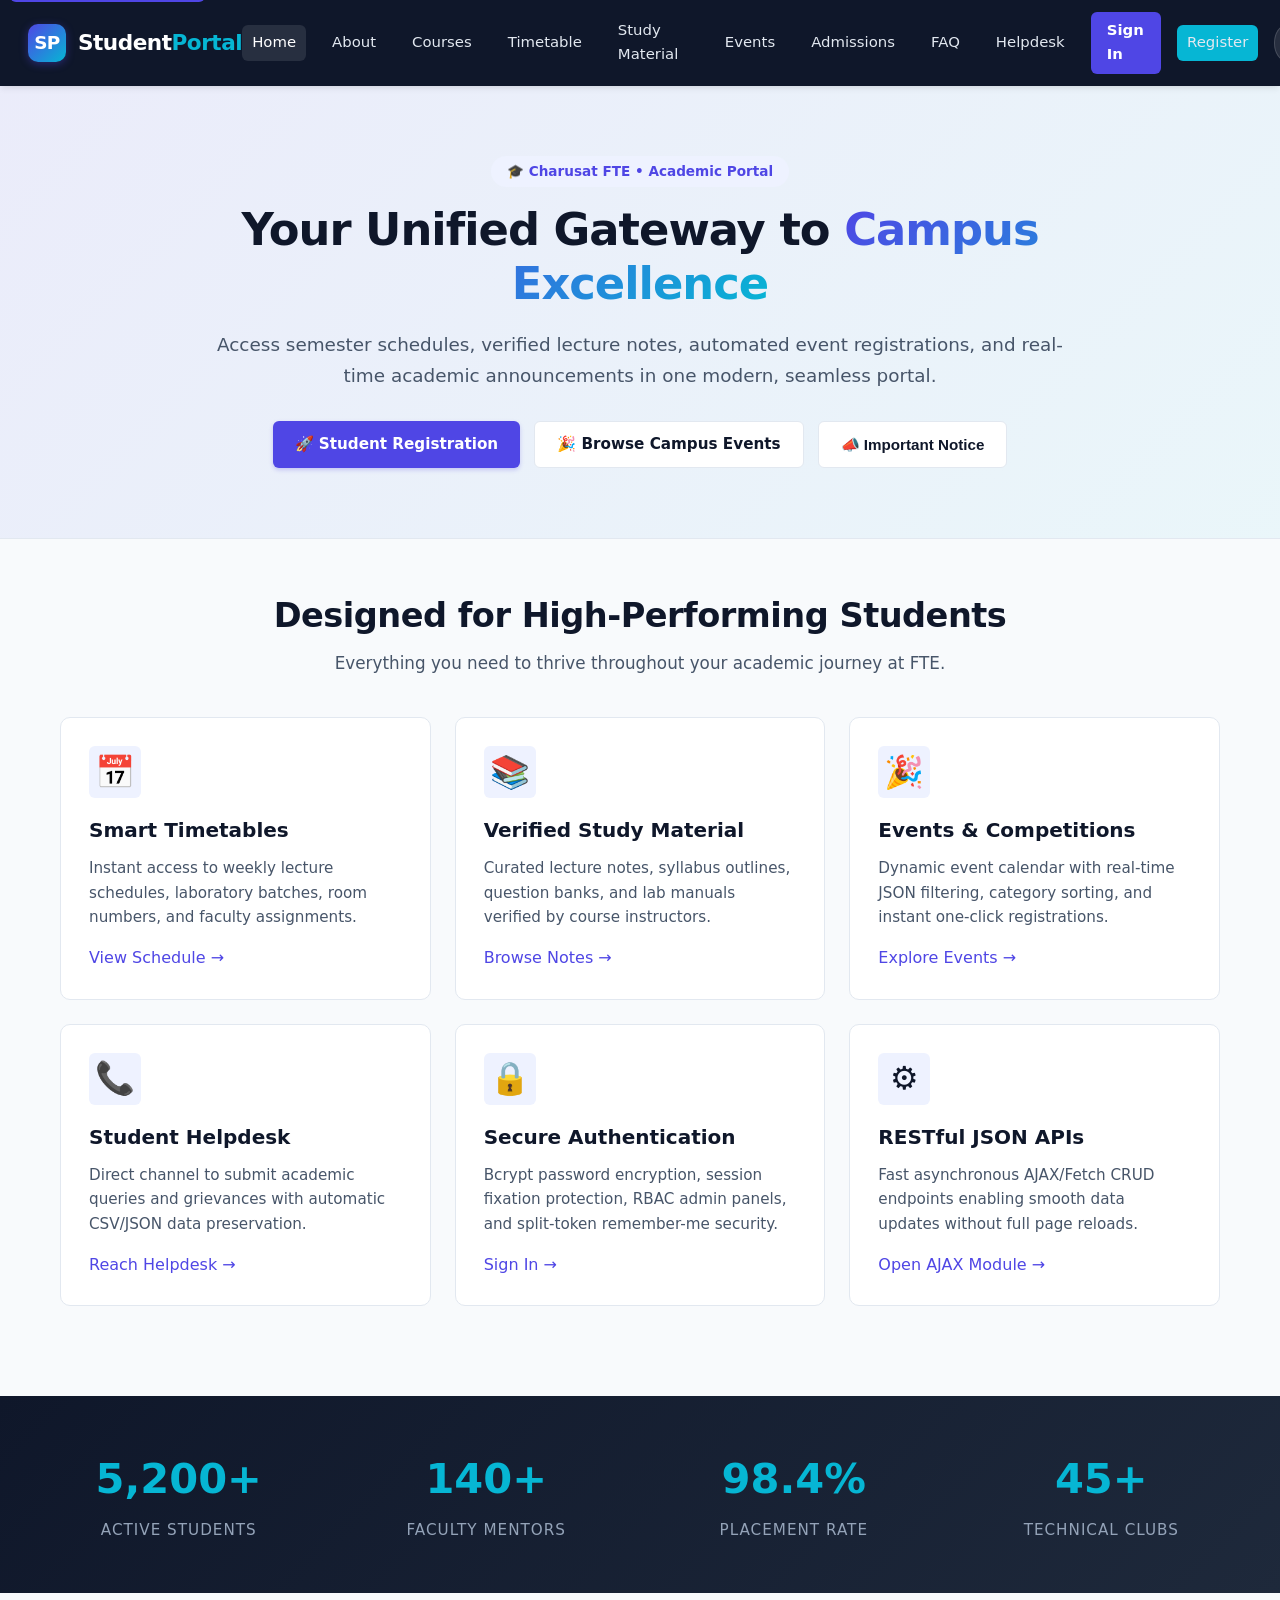
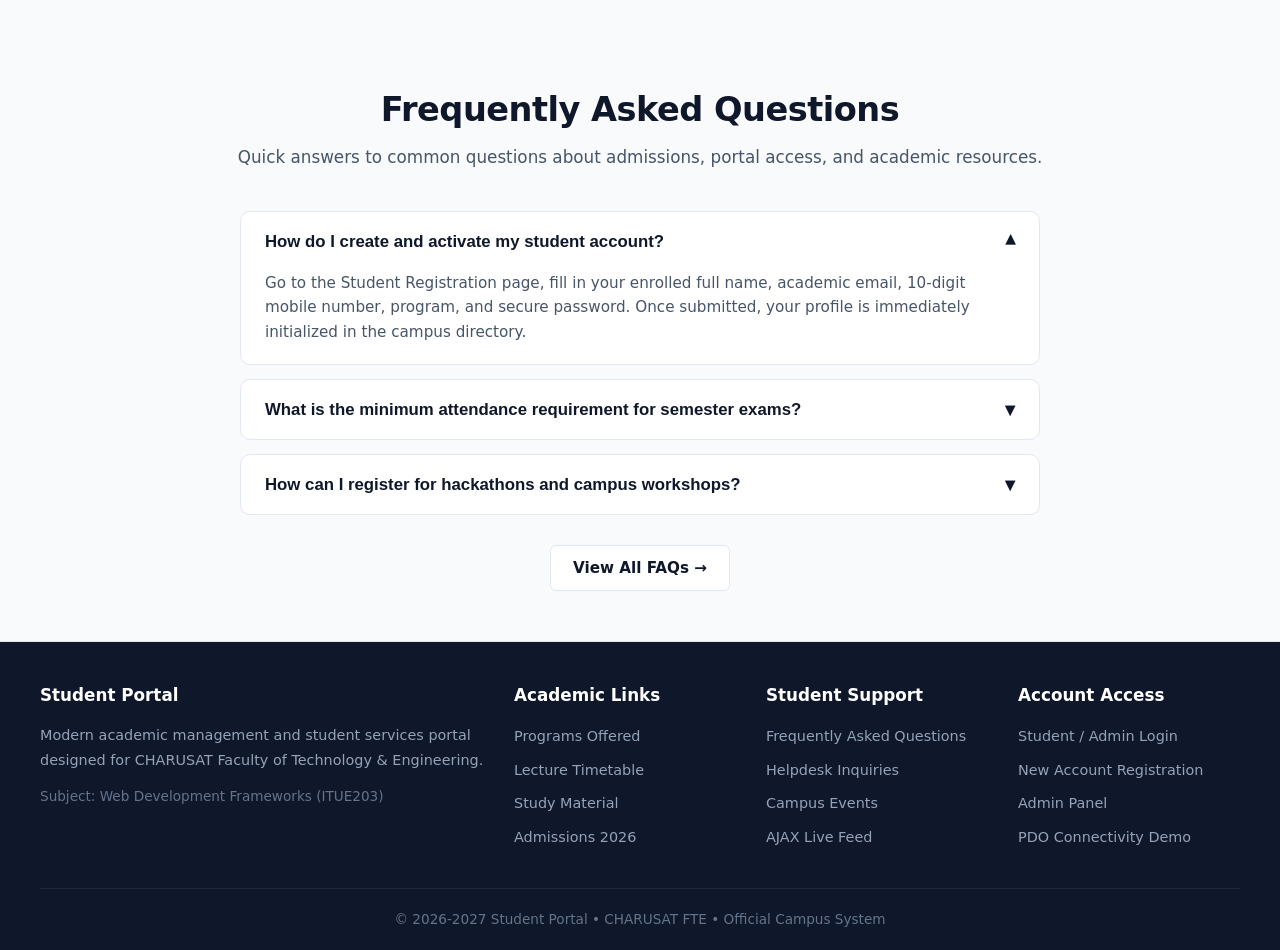
<file: Home.html>
<!DOCTYPE html>
<html lang="en">
<head>
    <meta charset="UTF-8">
    <meta name="viewport" content="width=device-width, initial-scale=1.0">
    <title>Student Portal - Academic &amp; Student Life Portal</title>
    <link rel="stylesheet" href="style.css">
    <script src="script.js" defer></script>
</head>
<body class="page-home">
    
    <a href="#main-content" class="skip-link">Skip to main content</a>

    
    <header class="header">
        <div class="logo-section">
            <div class="brand-badge">SP</div>
            <a href="Home.html" class="brand-title">Student<span>Portal</span></a>
        </div>
        <button class="menu-button" id="menuButton" aria-label="Toggle navigation menu">&#9776;</button>
        <nav class="navbar" id="navbar">
            <a href="Home.html" class="active">Home</a>
            <a href="About.html">About</a>
            <a href="Courses.html">Courses</a>
            <a href="Timetable.html">Timetable</a>
            <a href="StudyMaterial.html">Study Material</a>
            <a href="events.html">Events</a>
            <a href="Admission.html">Admissions</a>
            <a href="FAQ.html">FAQ</a>
            <a href="Help.html">Helpdesk</a>
            <a href="Login.html" class="nav-auth-btn">Sign In</a>
            <a href="Signup.html" class="btn btn-sm btn-accent">Register</a>
            <button id="themeToggle" class="theme-btn" title="Toggle Light/Dark Theme">&#9790;</button>
        </nav>
    </header>

    <main id="main-content">
        
        <section class="hero-section">
            <div class="hero-container">
                <span class="hero-pill">&#127891; Charusat FTE &bull; Academic Portal</span>
                <h1 class="hero-title">Your Unified Gateway to <span>Campus Excellence</span></h1>
                <p class="hero-desc">
                    Access semester schedules, verified lecture notes, automated event registrations, and real-time academic announcements in one modern, seamless portal.
                </p>
                <div class="hero-buttons">
                    <a href="Signup.html" class="btn btn-primary">&#128640; Student Registration</a>
                    <a href="events.html" class="btn btn-secondary">&#127881; Browse Campus Events</a>
                    <button id="openNoticeModal" class="btn btn-secondary">&#128227; Important Notice</button>
                </div>
            </div>
        </section>

        
        <section class="container">
            <div class="section-head">
                <h2>Designed for High-Performing Students</h2>
                <p>Everything you need to thrive throughout your academic journey at FTE.</p>
            </div>

            <div class="features-grid">
                <div class="feature-card">
                    <div class="feature-icon">&#128197;</div>
                    <h3>Smart Timetables</h3>
                    <p>Instant access to weekly lecture schedules, laboratory batches, room numbers, and faculty assignments.</p>
                    <a href="Timetable.html" class="text-link">View Schedule &rarr;</a>
                </div>

                <div class="feature-card">
                    <div class="feature-icon">&#128218;</div>
                    <h3>Verified Study Material</h3>
                    <p>Curated lecture notes, syllabus outlines, question banks, and lab manuals verified by course instructors.</p>
                    <a href="StudyMaterial.html" class="text-link">Browse Notes &rarr;</a>
                </div>

                <div class="feature-card">
                    <div class="feature-icon">&#127881;</div>
                    <h3>Events &amp; Competitions</h3>
                    <p>Dynamic event calendar with real-time JSON filtering, category sorting, and instant one-click registrations.</p>
                    <a href="events.html" class="text-link">Explore Events &rarr;</a>
                </div>

                <div class="feature-card">
                    <div class="feature-icon">&#128222;</div>
                    <h3>Student Helpdesk</h3>
                    <p>Direct channel to submit academic queries and grievances with automatic CSV/JSON data preservation.</p>
                    <a href="Help.html" class="text-link">Reach Helpdesk &rarr;</a>
                </div>

                <div class="feature-card">
                    <div class="feature-icon">&#128274;</div>
                    <h3>Secure Authentication</h3>
                    <p>Bcrypt password encryption, session fixation protection, RBAC admin panels, and split-token remember-me security.</p>
                    <a href="Login.html" class="text-link">Sign In &rarr;</a>
                </div>

                <div class="feature-card">
                    <div class="feature-icon">&#9881;</div>
                    <h3>RESTful JSON APIs</h3>
                    <p>Fast asynchronous AJAX/Fetch CRUD endpoints enabling smooth data updates without full page reloads.</p>
                    <a href="ajax_events.html" class="text-link">Open AJAX Module &rarr;</a>
                </div>
            </div>
        </section>

        
        <section class="stats-strip">
            <div class="stats-container">
                <div>
                    <span class="stat-num">5,200+</span>
                    <span class="stat-title">Active Students</span>
                </div>
                <div>
                    <span class="stat-num">140+</span>
                    <span class="stat-title">Faculty Mentors</span>
                </div>
                <div>
                    <span class="stat-num">98.4%</span>
                    <span class="stat-title">Placement Rate</span>
                </div>
                <div>
                    <span class="stat-num">45+</span>
                    <span class="stat-title">Technical Clubs</span>
                </div>
            </div>
        </section>

        
        <section class="container">
            <div class="section-head">
                <h2>Frequently Asked Questions</h2>
                <p>Quick answers to common questions about admissions, portal access, and academic resources.</p>
            </div>

            <div class="accordion-wrapper">
                <div class="accordion-item active">
                    <button class="accordion-header">
                        <span>How do I create and activate my student account?</span>
                        <span class="accordion-icon">&#9662;</span>
                    </button>
                    <div class="accordion-body">
                        <p>Go to the Student Registration page, fill in your enrolled full name, academic email, 10-digit mobile number, program, and secure password. Once submitted, your profile is immediately initialized in the campus directory.</p>
                    </div>
                </div>

                <div class="accordion-item">
                    <button class="accordion-header">
                        <span>What is the minimum attendance requirement for semester exams?</span>
                        <span class="accordion-icon">&#9662;</span>
                    </button>
                    <div class="accordion-body">
                        <p>As per university academic regulations, students must maintain at least 80% attendance in theory lectures and 85% in laboratory sessions to be eligible for end-semester examinations.</p>
                    </div>
                </div>

                <div class="accordion-item">
                    <button class="accordion-header">
                        <span>How can I register for hackathons and campus workshops?</span>
                        <span class="accordion-icon">&#9662;</span>
                    </button>
                    <div class="accordion-body">
                        <p>Log in with your student credentials and visit the Campus Events section. You can view upcoming events, see venue details, and click "Register Now" to reserve your seat instantly.</p>
                    </div>
                </div>
            </div>

            <div style="text-align:center; margin-top: 30px;">
                <a href="FAQ.html" class="btn btn-secondary">View All FAQs &rarr;</a>
            </div>
        </section>
    </main>

    
    <div class="modal-overlay" id="campusNoticeModal" role="dialog" aria-modal="true" aria-labelledby="modalTitle">
        <div class="modal-box">
            <button class="modal-close-btn" id="closeNoticeModal" aria-label="Close dialog">&times;</button>
            <span class="badge badge-warning" style="margin-bottom: 10px;">Important Notification</span>
            <h3 id="modalTitle" style="margin-bottom: 12px;">Semester Mid-Term Schedule Announced</h3>
            <p style="color: var(--text-secondary); margin-bottom: 16px;">
                The continuous internal evaluation (CIE-2) examinations for 3rd semester engineering students will commence from <strong>November 10, 2026</strong>.
            </p>
            <ul style="color: var(--text-secondary); margin-left: 20px; margin-bottom: 20px; font-size: 0.95rem;">
                <li>Check your hall tickets on the student dashboard.</li>
                <li>Verify your subject codes against the official timetable.</li>
                <li>Clear any pending lab submissions before November 5th.</li>
            </ul>
            <div style="text-align: right;">
                <a href="Timetable.html" class="btn btn-primary btn-sm">Check Timetable</a>
            </div>
        </div>
    </div>

    
    <footer class="footer">
        <div class="footer-grid">
            <div class="footer-col">
                <h4>Student Portal</h4>
                <p style="font-size: 0.9rem; line-height: 1.7; margin-bottom: 14px;">
                    Modern academic management and student services portal designed for CHARUSAT Faculty of Technology &amp; Engineering.
                </p>
                <p style="font-size: 0.85rem; color: #64748b;">Subject: Web Development Frameworks (ITUE203)</p>
            </div>
            <div class="footer-col">
                <h4>Academic Links</h4>
                <ul>
                    <li><a href="Courses.html">Programs Offered</a></li>
                    <li><a href="Timetable.html">Lecture Timetable</a></li>
                    <li><a href="StudyMaterial.html">Study Material</a></li>
                    <li><a href="Admission.html">Admissions 2026</a></li>
                </ul>
            </div>
            <div class="footer-col">
                <h4>Student Support</h4>
                <ul>
                    <li><a href="FAQ.html">Frequently Asked Questions</a></li>
                    <li><a href="Help.html">Helpdesk Inquiries</a></li>
                    <li><a href="events.html">Campus Events</a></li>
                    <li><a href="ajax_events.html">AJAX Live Feed</a></li>
                </ul>
            </div>
            <div class="footer-col">
                <h4>Account Access</h4>
                <ul>
                    <li><a href="Login.html">Student / Admin Login</a></li>
                    <li><a href="Signup.html">New Account Registration</a></li>
                    <li><a href="admin_dashboard.php">Admin Panel</a></li>
                    <li><a href="fetch.php">PDO Connectivity Demo</a></li>
                </ul>
            </div>
        </div>
        <div class="footer-bottom">
            <p>&copy; 2026-2027 Student Portal &bull; CHARUSAT FTE &bull; Official Campus System</p>
        </div>
    </footer>
</body>
</html>
</file>
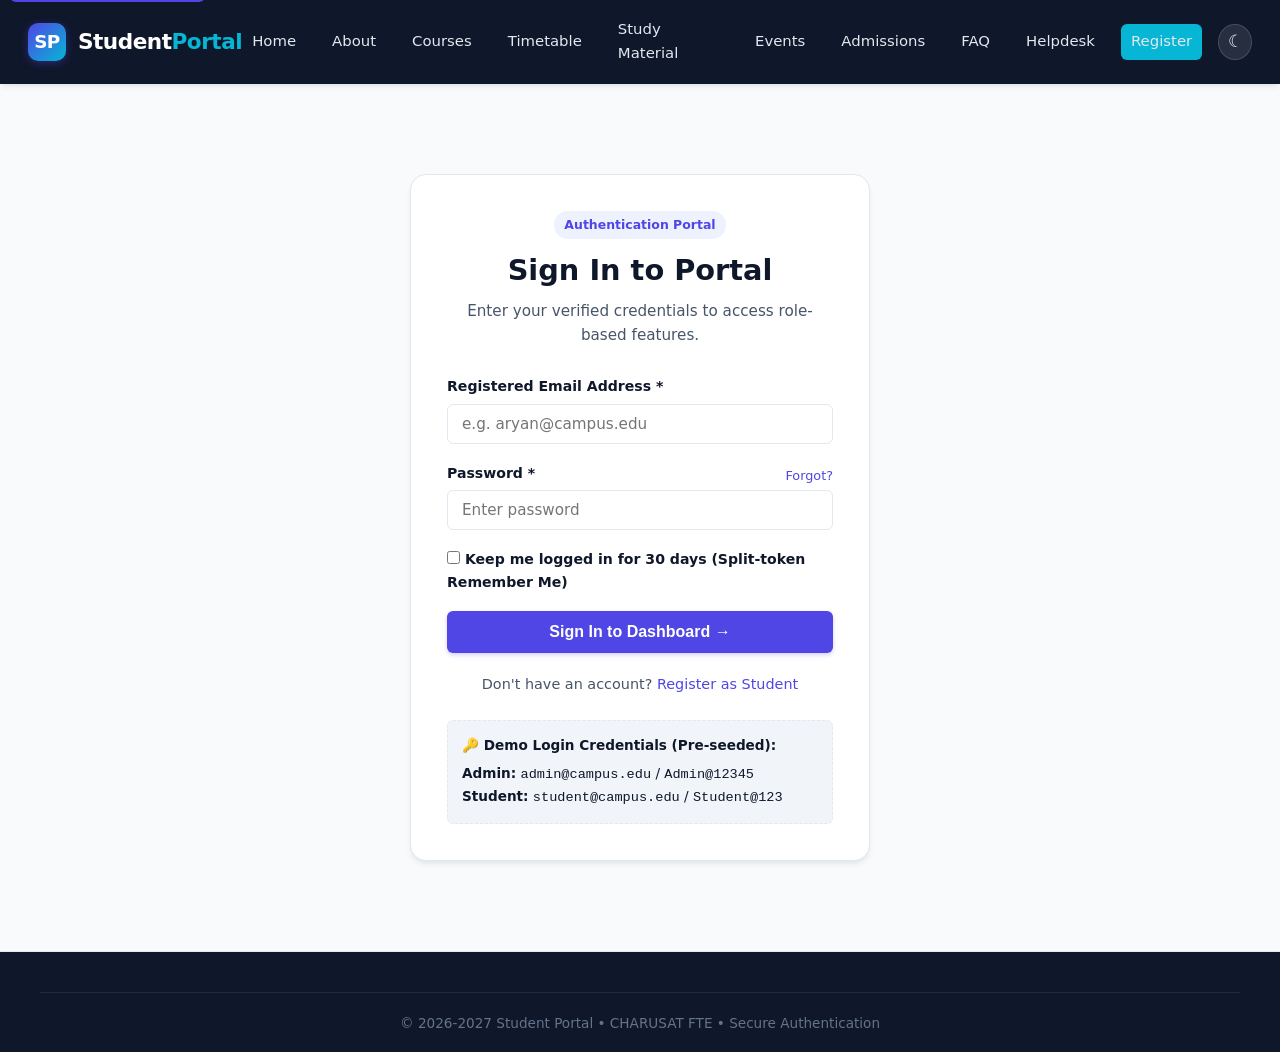
<file: Login.html>
<!DOCTYPE html>
<html lang="en">
<head>
    <meta charset="UTF-8">
    <meta name="viewport" content="width=device-width, initial-scale=1.0">
    <title>Sign In | Student Portal</title>
    <link rel="stylesheet" href="style.css">
    <script src="script.js" defer></script>
</head>
<body class="page-login">
    <a href="#main-content" class="skip-link">Skip to main content</a>

    
    <header class="header">
        <div class="logo-section">
            <div class="brand-badge">SP</div>
            <a href="Home.html" class="brand-title">Student<span>Portal</span></a>
        </div>
        <button class="menu-button" id="menuButton" aria-label="Toggle menu">&#9776;</button>
        <nav class="navbar" id="navbar">
            <a href="Home.html">Home</a>
            <a href="About.html">About</a>
            <a href="Courses.html">Courses</a>
            <a href="Timetable.html">Timetable</a>
            <a href="StudyMaterial.html">Study Material</a>
            <a href="events.html">Events</a>
            <a href="Admission.html">Admissions</a>
            <a href="FAQ.html">FAQ</a>
            <a href="Help.html">Helpdesk</a>
            <a href="Signup.html" class="btn btn-sm btn-accent">Register</a>
            <button id="themeToggle" class="theme-btn" title="Toggle Theme">&#9790;</button>
        </nav>
    </header>

    <main id="main-content" class="container">
        <div class="form-container" style="max-width: 460px;">
            <div class="form-head">
                <span class="badge badge-category" style="margin-bottom: 8px;">Authentication Portal</span>
                <h2>Sign In to Portal</h2>
                <p>Enter your verified credentials to access role-based features.</p>
            </div>

            
            <div id="authAlerts"></div>
            <script>
                const urlParams = new URLSearchParams(window.location.search);
                const error = urlParams.get('error');
                const msg = urlParams.get('msg');
                const alertsDiv = document.getElementById('authAlerts');

                if (error) {
                    alertsDiv.innerHTML = `<div class="alert alert-error">${decodeURIComponent(error)}</div>`;
                } else if (msg === 'registered_successfully') {
                    alertsDiv.innerHTML = `<div class="alert alert-success">Registration completed successfully! Please login with your credentials.</div>`;
                } else if (msg === 'logged_out') {
                    alertsDiv.innerHTML = `<div class="alert alert-info">You have been logged out securely. Session ended.</div>`;
                } else if (msg === 'timeout') {
                    alertsDiv.innerHTML = `<div class="alert alert-error">Session expired due to 15 minutes of inactivity. Please sign in again.</div>`;
                } else if (msg === 'login_required') {
                    alertsDiv.innerHTML = `<div class="alert alert-error">Please login first to access that protected portal area.</div>`;
                }
            </script>

            <form action="login.php" method="POST">
                <div class="form-group">
                    <label for="email">Registered Email Address *</label>
                    <input type="email" id="email" name="email" required placeholder="e.g. aryan@campus.edu" autocomplete="username">
                </div>

                <div class="form-group">
                    <div style="display:flex; justify-content:space-between; align-items:center;">
                        <label for="password">Password *</label>
                        <a href="FAQ.html" style="font-size:0.8rem; color:var(--primary);">Forgot?</a>
                    </div>
                    <input type="password" id="password" name="password" required placeholder="Enter password" autocomplete="current-password">
                </div>

                
                <div class="form-group">
                    <label class="checkbox-item">
                        <input type="checkbox" name="remember_me" id="remember_me">
                        <span>Keep me logged in for 30 days (Split-token Remember Me)</span>
                    </label>
                </div>

                <button type="submit" class="btn btn-primary" style="width: 100%; padding: 12px; font-size:1rem;">Sign In to Dashboard &rarr;</button>

                <div class="form-footer-link">
                    Don't have an account? <a href="Signup.html">Register as Student</a>
                </div>
            </form>

            
            <div style="background:var(--bg-surface-alt); border: 1px dashed var(--border-color); border-radius: var(--radius-sm); padding: 14px; margin-top: 24px; font-size: 0.85rem;">
                <strong>&#128273; Demo Login Credentials (Pre-seeded):</strong>
                <div style="margin-top: 6px; line-height: 1.6;">
                    <div><strong>Admin:</strong> <code>admin@campus.edu</code> / <code>Admin@12345</code></div>
                    <div><strong>Student:</strong> <code>student@campus.edu</code> / <code>Student@123</code></div>
                </div>
            </div>
        </div>
    </main>

    
    <footer class="footer">
        <div class="footer-bottom">
            <p>&copy; 2026-2027 Student Portal &bull; CHARUSAT FTE &bull; Secure Authentication</p>
        </div>
    </footer>
</body>
</html>
</file>
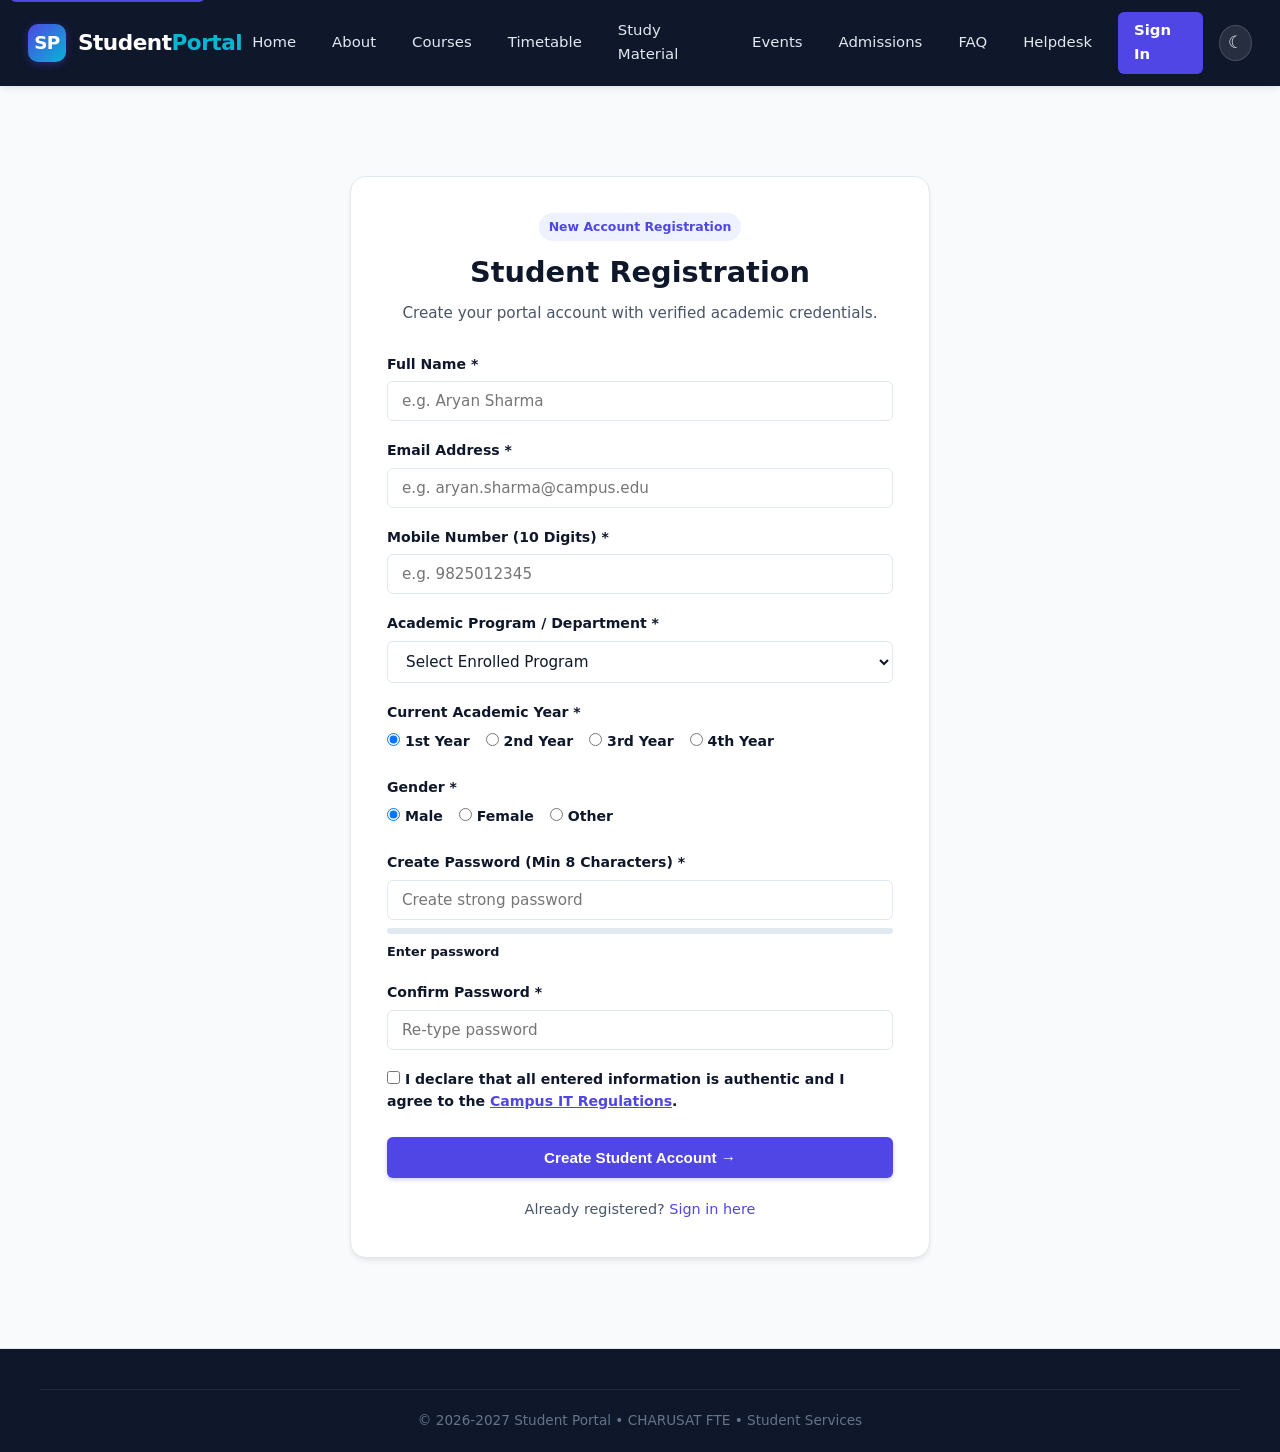
<file: Signup.html>
<!DOCTYPE html>
<html lang="en">
<head>
    <meta charset="UTF-8">
    <meta name="viewport" content="width=device-width, initial-scale=1.0">
    <title>Student Registration | Student Portal</title>
    <link rel="stylesheet" href="style.css">
    <script src="script.js" defer></script>
</head>
<body class="page-signup">
    <a href="#main-content" class="skip-link">Skip to main content</a>

    
    <header class="header">
        <div class="logo-section">
            <div class="brand-badge">SP</div>
            <a href="Home.html" class="brand-title">Student<span>Portal</span></a>
        </div>
        <button class="menu-button" id="menuButton" aria-label="Toggle menu">&#9776;</button>
        <nav class="navbar" id="navbar">
            <a href="Home.html">Home</a>
            <a href="About.html">About</a>
            <a href="Courses.html">Courses</a>
            <a href="Timetable.html">Timetable</a>
            <a href="StudyMaterial.html">Study Material</a>
            <a href="events.html">Events</a>
            <a href="Admission.html">Admissions</a>
            <a href="FAQ.html">FAQ</a>
            <a href="Help.html">Helpdesk</a>
            <a href="Login.html" class="nav-auth-btn">Sign In</a>
            <button id="themeToggle" class="theme-btn" title="Toggle Theme">&#9790;</button>
        </nav>
    </header>

    <main id="main-content" class="container">
        <div class="form-container">
            <div class="form-head">
                <span class="badge badge-category" style="margin-bottom: 8px;">New Account Registration</span>
                <h2>Student Registration</h2>
                <p>Create your portal account with verified academic credentials.</p>
            </div>

            
            <div id="serverErrorContainer"></div>
            <script>
                const params = new URLSearchParams(window.location.search);
                const err = params.get('error');
                if (err) {
                    const box = document.createElement('div');
                    box.className = 'alert alert-error';
                    box.innerHTML = decodeURIComponent(err);
                    document.getElementById('serverErrorContainer').appendChild(box);
                }
            </script>

            <form action="signup.php" method="POST" id="registrationForm" novalidate>
                
                <div class="form-group">
                    <label for="full_name">Full Name *</label>
                    <input type="text" id="full_name" name="full_name" placeholder="e.g. Aryan Sharma" required autocomplete="name">
                    <span class="error-message"></span>
                </div>

                
                <div class="form-group">
                    <label for="email">Email Address *</label>
                    <input type="email" id="email" name="email" placeholder="e.g. aryan.sharma@campus.edu" required autocomplete="email">
                    <span class="error-message"></span>
                </div>

                
                <div class="form-group">
                    <label for="mobile">Mobile Number (10 Digits) *</label>
                    <input type="tel" id="mobile" name="mobile" placeholder="e.g. 9825012345" required maxlength="10" autocomplete="tel">
                    <span class="error-message"></span>
                </div>

                
                <div class="form-group">
                    <label for="course">Academic Program / Department *</label>
                    <select id="course" name="course" required>
                        <option value="">Select Enrolled Program</option>
                        <option value="B.Tech CSE">B.Tech - Computer Science &amp; Engineering</option>
                        <option value="B.Tech IT">B.Tech - Information Technology</option>
                        <option value="B.Tech CE">B.Tech - Computer Engineering</option>
                        <option value="B.Tech AIML">B.Tech - AI &amp; Machine Learning</option>
                        <option value="B.Tech EC">B.Tech - Electronics &amp; Communication</option>
                    </select>
                    <span class="error-message"></span>
                </div>

                
                <div class="form-group">
                    <label>Current Academic Year *</label>
                    <div class="radio-group">
                        <label class="radio-item">
                            <input type="radio" name="year" value="1" checked> 1st Year
                        </label>
                        <label class="radio-item">
                            <input type="radio" name="year" value="2"> 2nd Year
                        </label>
                        <label class="radio-item">
                            <input type="radio" name="year" value="3"> 3rd Year
                        </label>
                        <label class="radio-item">
                            <input type="radio" name="year" value="4"> 4th Year
                        </label>
                    </div>
                </div>

                
                <div class="form-group">
                    <label>Gender *</label>
                    <div class="radio-group">
                        <label class="radio-item">
                            <input type="radio" name="gender" value="Male" checked> Male
                        </label>
                        <label class="radio-item">
                            <input type="radio" name="gender" value="Female"> Female
                        </label>
                        <label class="radio-item">
                            <input type="radio" name="gender" value="Other"> Other
                        </label>
                    </div>
                </div>

                
                <div class="form-group">
                    <label for="password">Create Password (Min 8 Characters) *</label>
                    <input type="password" id="password" name="password" placeholder="Create strong password" required autocomplete="new-password">
                    <div class="strength-meter">
                        <div class="strength-bar">
                            <div class="strength-fill" id="strengthFill"></div>
                        </div>
                        <span class="strength-text" id="strengthText">Enter password</span>
                    </div>
                    <span class="error-message"></span>
                </div>

                
                <div class="form-group">
                    <label for="confirm_password">Confirm Password *</label>
                    <input type="password" id="confirm_password" name="confirm_password" placeholder="Re-type password" required autocomplete="new-password">
                    <span class="error-message"></span>
                </div>

                
                <div class="form-group">
                    <div class="checkbox-group">
                        <label class="checkbox-item">
                            <input type="checkbox" id="terms" name="terms" required>
                            I declare that all entered information is authentic and I agree to the <a href="FAQ.html" target="_blank" style="text-decoration:underline;">Campus IT Regulations</a>.
                        </label>
                    </div>
                </div>

                <button type="submit" class="btn btn-primary" style="width: 100%; padding: 12px;">Create Student Account &rarr;</button>

                <div class="form-footer-link">
                    Already registered? <a href="Login.html">Sign in here</a>
                </div>
            </form>
        </div>
    </main>

    
    <footer class="footer">
        <div class="footer-bottom">
            <p>&copy; 2026-2027 Student Portal &bull; CHARUSAT FTE &bull; Student Services</p>
        </div>
    </footer>
</body>
</html>
</file>
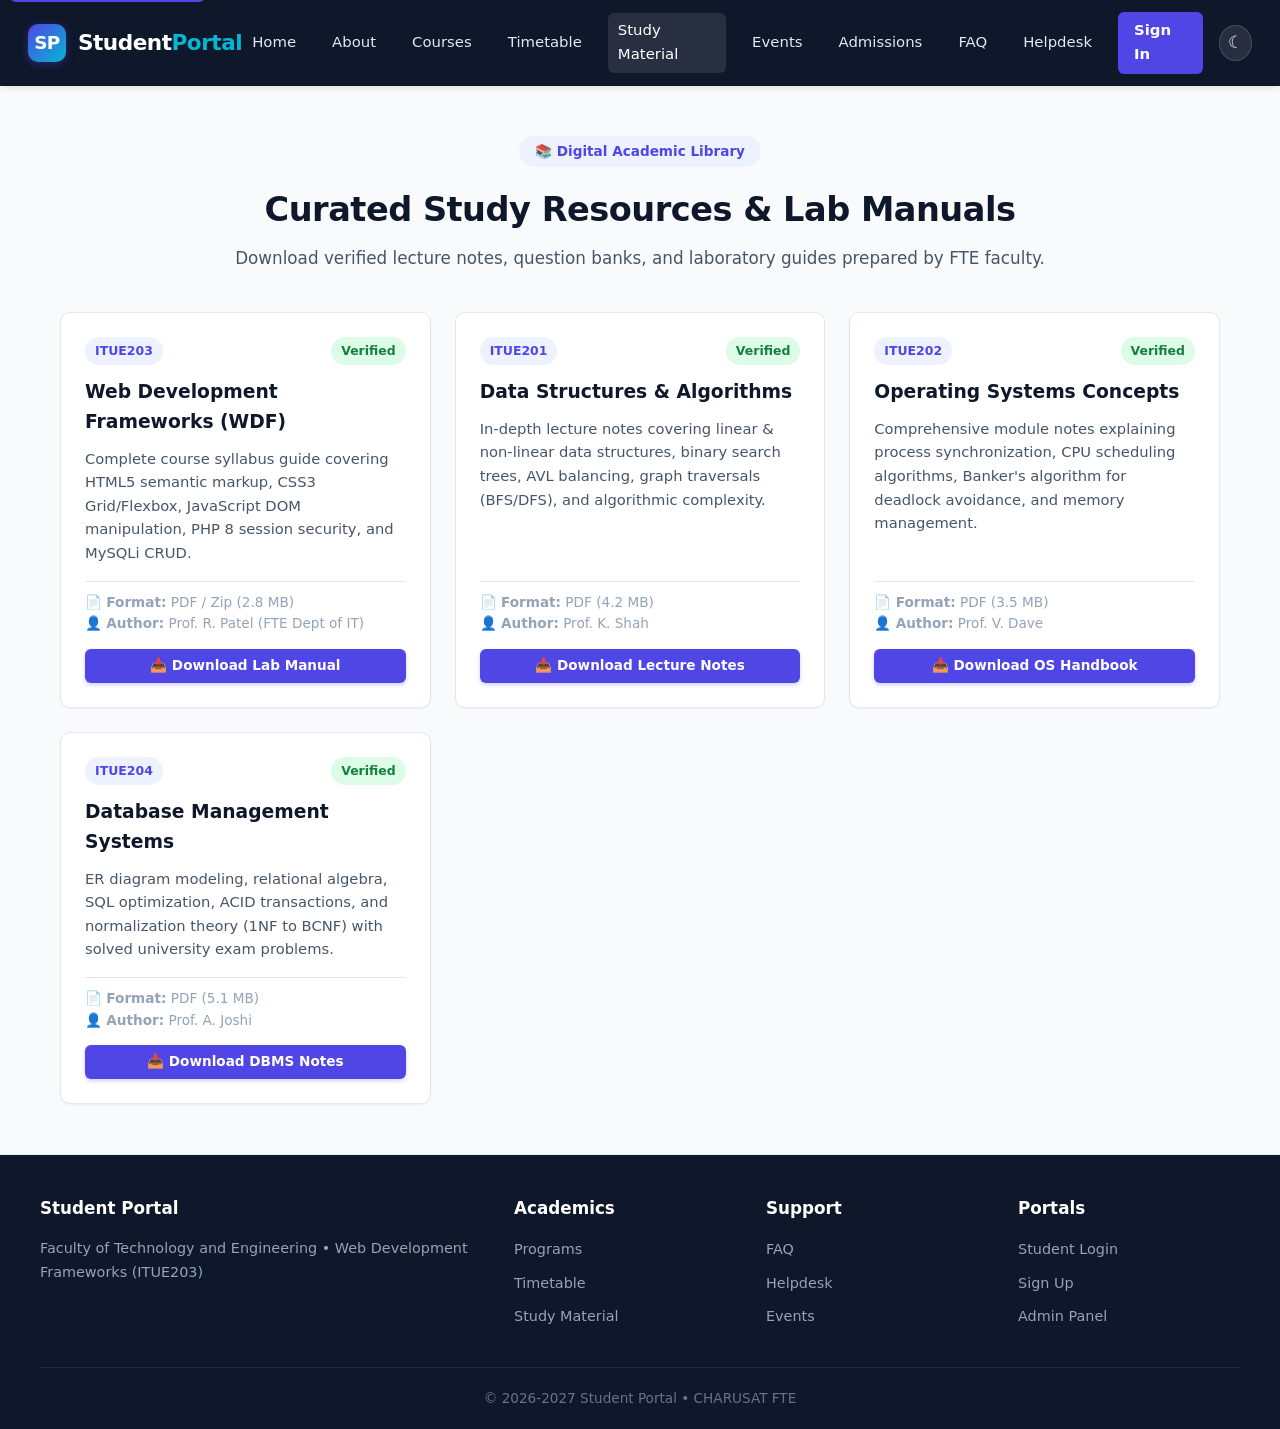
<file: StudyMaterial.html>
<!DOCTYPE html>
<html lang="en">
<head>
    <meta charset="UTF-8">
    <meta name="viewport" content="width=device-width, initial-scale=1.0">
    <title>Study Material &amp; Academic Resources | Student Portal</title>
    <link rel="stylesheet" href="style.css">
    <script src="script.js" defer></script>
</head>
<body class="page-studymaterial">
    <a href="#main-content" class="skip-link">Skip to main content</a>

    
    <header class="header">
        <div class="logo-section">
            <div class="brand-badge">SP</div>
            <a href="Home.html" class="brand-title">Student<span>Portal</span></a>
        </div>
        <button class="menu-button" id="menuButton" aria-label="Toggle menu">&#9776;</button>
        <nav class="navbar" id="navbar">
            <a href="Home.html">Home</a>
            <a href="About.html">About</a>
            <a href="Courses.html">Courses</a>
            <a href="Timetable.html">Timetable</a>
            <a href="StudyMaterial.html" class="active">Study Material</a>
            <a href="events.html">Events</a>
            <a href="Admission.html">Admissions</a>
            <a href="FAQ.html">FAQ</a>
            <a href="Help.html">Helpdesk</a>
            <a href="Login.html" class="nav-auth-btn">Sign In</a>
            <button id="themeToggle" class="theme-btn" title="Toggle Theme">&#9790;</button>
        </nav>
    </header>

    <main id="main-content" class="container">
        <div class="section-head">
            <span class="hero-pill">&#128218; Digital Academic Library</span>
            <h2>Curated Study Resources &amp; Lab Manuals</h2>
            <p>Download verified lecture notes, question banks, and laboratory guides prepared by FTE faculty.</p>
        </div>

        <div class="features-grid">
            
            <div class="card" style="display:flex; flex-direction:column;">
                <div style="display:flex; justify-content:space-between; margin-bottom:12px;">
                    <span class="badge badge-category">ITUE203</span>
                    <span class="badge badge-success">Verified</span>
                </div>
                <h3>Web Development Frameworks (WDF)</h3>
                <p style="color:var(--text-secondary); font-size:0.92rem; flex-grow:1; margin: 10px 0 16px 0;">
                    Complete course syllabus guide covering HTML5 semantic markup, CSS3 Grid/Flexbox, JavaScript DOM manipulation, PHP 8 session security, and MySQLi CRUD.
                </p>
                <div style="font-size:0.85rem; color:var(--text-muted); border-top:1px solid var(--border-color); padding-top:10px; margin-bottom:14px;">
                    <p>&#128196; <strong>Format:</strong> PDF / Zip (2.8 MB)</p>
                    <p>&#128100; <strong>Author:</strong> Prof. R. Patel (FTE Dept of IT)</p>
                </div>
                <a href="javascript:void(0)" onclick="alert('Downloading WDF Complete Lab Guide (ITUE203)...')" class="btn btn-primary btn-sm">&#128229; Download Lab Manual</a>
            </div>

            
            <div class="card" style="display:flex; flex-direction:column;">
                <div style="display:flex; justify-content:space-between; margin-bottom:12px;">
                    <span class="badge badge-category">ITUE201</span>
                    <span class="badge badge-success">Verified</span>
                </div>
                <h3>Data Structures &amp; Algorithms</h3>
                <p style="color:var(--text-secondary); font-size:0.92rem; flex-grow:1; margin: 10px 0 16px 0;">
                    In-depth lecture notes covering linear &amp; non-linear data structures, binary search trees, AVL balancing, graph traversals (BFS/DFS), and algorithmic complexity.
                </p>
                <div style="font-size:0.85rem; color:var(--text-muted); border-top:1px solid var(--border-color); padding-top:10px; margin-bottom:14px;">
                    <p>&#128196; <strong>Format:</strong> PDF (4.2 MB)</p>
                    <p>&#128100; <strong>Author:</strong> Prof. K. Shah</p>
                </div>
                <a href="javascript:void(0)" onclick="alert('Downloading DSA Reference Handout...')" class="btn btn-primary btn-sm">&#128229; Download Lecture Notes</a>
            </div>

            
            <div class="card" style="display:flex; flex-direction:column;">
                <div style="display:flex; justify-content:space-between; margin-bottom:12px;">
                    <span class="badge badge-category">ITUE202</span>
                    <span class="badge badge-success">Verified</span>
                </div>
                <h3>Operating Systems Concepts</h3>
                <p style="color:var(--text-secondary); font-size:0.92rem; flex-grow:1; margin: 10px 0 16px 0;">
                    Comprehensive module notes explaining process synchronization, CPU scheduling algorithms, Banker's algorithm for deadlock avoidance, and memory management.
                </p>
                <div style="font-size:0.85rem; color:var(--text-muted); border-top:1px solid var(--border-color); padding-top:10px; margin-bottom:14px;">
                    <p>&#128196; <strong>Format:</strong> PDF (3.5 MB)</p>
                    <p>&#128100; <strong>Author:</strong> Prof. V. Dave</p>
                </div>
                <a href="javascript:void(0)" onclick="alert('Downloading Operating Systems Handbook...')" class="btn btn-primary btn-sm">&#128229; Download OS Handbook</a>
            </div>

            
            <div class="card" style="display:flex; flex-direction:column;">
                <div style="display:flex; justify-content:space-between; margin-bottom:12px;">
                    <span class="badge badge-category">ITUE204</span>
                    <span class="badge badge-success">Verified</span>
                </div>
                <h3>Database Management Systems</h3>
                <p style="color:var(--text-secondary); font-size:0.92rem; flex-grow:1; margin: 10px 0 16px 0;">
                    ER diagram modeling, relational algebra, SQL optimization, ACID transactions, and normalization theory (1NF to BCNF) with solved university exam problems.
                </p>
                <div style="font-size:0.85rem; color:var(--text-muted); border-top:1px solid var(--border-color); padding-top:10px; margin-bottom:14px;">
                    <p>&#128196; <strong>Format:</strong> PDF (5.1 MB)</p>
                    <p>&#128100; <strong>Author:</strong> Prof. A. Joshi</p>
                </div>
                <a href="javascript:void(0)" onclick="alert('Downloading DBMS Question Bank...')" class="btn btn-primary btn-sm">&#128229; Download DBMS Notes</a>
            </div>
        </div>
    </main>

    
    <footer class="footer">
        <div class="footer-grid">
            <div class="footer-col">
                <h4>Student Portal</h4>
                <p style="font-size:0.9rem; line-height:1.7;">Faculty of Technology and Engineering &bull; Web Development Frameworks (ITUE203)</p>
            </div>
            <div class="footer-col">
                <h4>Academics</h4>
                <ul>
                    <li><a href="Courses.html">Programs</a></li>
                    <li><a href="Timetable.html">Timetable</a></li>
                    <li><a href="StudyMaterial.html">Study Material</a></li>
                </ul>
            </div>
            <div class="footer-col">
                <h4>Support</h4>
                <ul>
                    <li><a href="FAQ.html">FAQ</a></li>
                    <li><a href="Help.html">Helpdesk</a></li>
                    <li><a href="events.html">Events</a></li>
                </ul>
            </div>
            <div class="footer-col">
                <h4>Portals</h4>
                <ul>
                    <li><a href="Login.html">Student Login</a></li>
                    <li><a href="Signup.html">Sign Up</a></li>
                    <li><a href="admin_dashboard.php">Admin Panel</a></li>
                </ul>
            </div>
        </div>
        <div class="footer-bottom">
            <p>&copy; 2026-2027 Student Portal &bull; CHARUSAT FTE</p>
        </div>
    </footer>
</body>
</html>
</file>
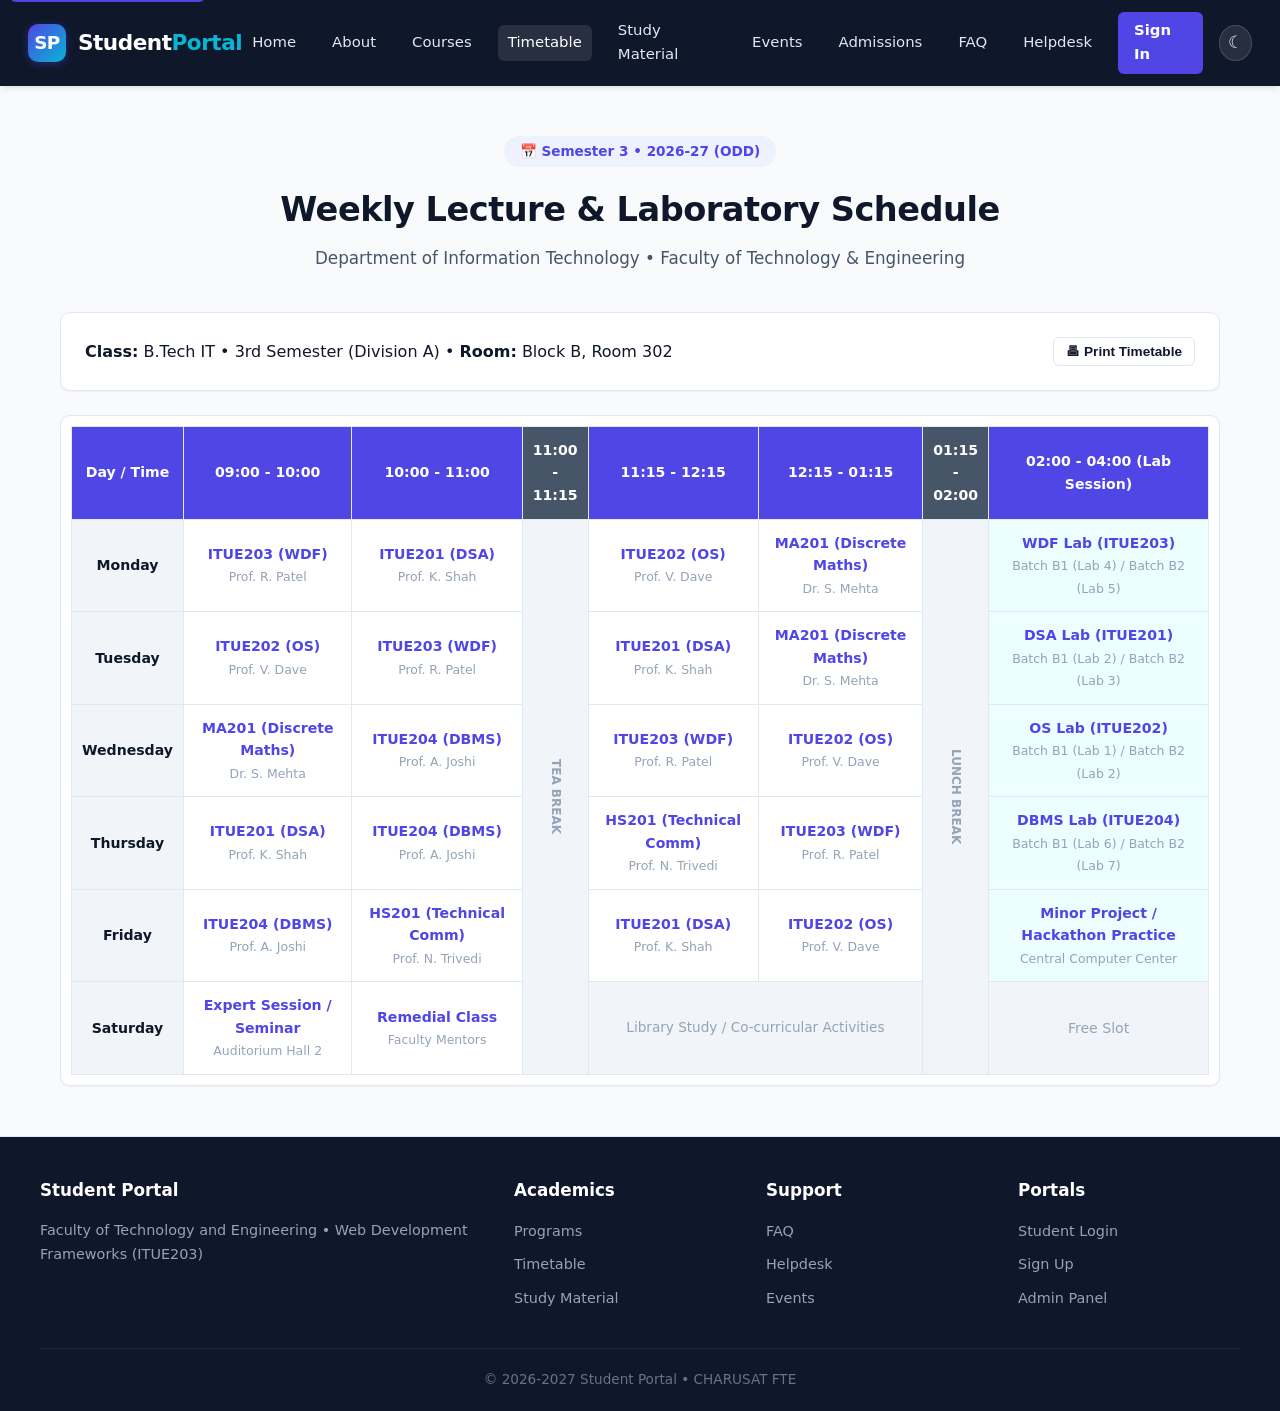
<file: Timetable.html>
<!DOCTYPE html>
<html lang="en">
<head>
    <meta charset="UTF-8">
    <meta name="viewport" content="width=device-width, initial-scale=1.0">
    <title>Academic Timetable | Student Portal</title>
    <link rel="stylesheet" href="style.css">
    <script src="script.js" defer></script>
</head>
<body class="page-timetable">
    <a href="#main-content" class="skip-link">Skip to main content</a>

    
    <header class="header">
        <div class="logo-section">
            <div class="brand-badge">SP</div>
            <a href="Home.html" class="brand-title">Student<span>Portal</span></a>
        </div>
        <button class="menu-button" id="menuButton" aria-label="Toggle menu">&#9776;</button>
        <nav class="navbar" id="navbar">
            <a href="Home.html">Home</a>
            <a href="About.html">About</a>
            <a href="Courses.html">Courses</a>
            <a href="Timetable.html" class="active">Timetable</a>
            <a href="StudyMaterial.html">Study Material</a>
            <a href="events.html">Events</a>
            <a href="Admission.html">Admissions</a>
            <a href="FAQ.html">FAQ</a>
            <a href="Help.html">Helpdesk</a>
            <a href="Login.html" class="nav-auth-btn">Sign In</a>
            <button id="themeToggle" class="theme-btn" title="Toggle Theme">&#9790;</button>
        </nav>
    </header>

    <main id="main-content" class="container">
        <div class="section-head">
            <span class="hero-pill">&#128197; Semester 3 &bull; 2026-27 (ODD)</span>
            <h2>Weekly Lecture &amp; Laboratory Schedule</h2>
            <p>Department of Information Technology &bull; Faculty of Technology &amp; Engineering</p>
        </div>

        <div class="card" style="margin-bottom: 24px;">
            <div style="display:flex; justify-content:space-between; align-items:center; flex-wrap:wrap; gap:12px;">
                <div>
                    <strong>Class:</strong> B.Tech IT &bull; 3rd Semester (Division A) &bull; <strong>Room:</strong> Block B, Room 302
                </div>
                <div>
                    <button class="btn btn-secondary btn-sm" onclick="window.print()">&#128438; Print Timetable</button>
                </div>
            </div>
        </div>

        <div class="card table-responsive" style="padding: 10px;">
            <table class="timetable-table">
                <thead>
                    <tr>
                        <th>Day / Time</th>
                        <th>09:00 - 10:00</th>
                        <th>10:00 - 11:00</th>
                        <th style="background:#475569; width:45px;">11:00 - 11:15</th>
                        <th>11:15 - 12:15</th>
                        <th>12:15 - 01:15</th>
                        <th style="background:#475569; width:45px;">01:15 - 02:00</th>
                        <th>02:00 - 04:00 (Lab Session)</th>
                    </tr>
                </thead>
                <tbody>
                    <tr>
                        <td style="font-weight:700; background:var(--bg-surface-alt);">Monday</td>
                        <td>
                            <span class="slot-subject">ITUE203 (WDF)</span>
                            <span class="slot-faculty">Prof. R. Patel</span>
                        </td>
                        <td>
                            <span class="slot-subject">ITUE201 (DSA)</span>
                            <span class="slot-faculty">Prof. K. Shah</span>
                        </td>
                        <td rowspan="6" style="background:var(--bg-surface-alt); font-size:0.75rem; writing-mode:vertical-rl; text-orientation:mixed; color:var(--text-muted); font-weight:700;">
                            TEA BREAK
                        </td>
                        <td>
                            <span class="slot-subject">ITUE202 (OS)</span>
                            <span class="slot-faculty">Prof. V. Dave</span>
                        </td>
                        <td>
                            <span class="slot-subject">MA201 (Discrete Maths)</span>
                            <span class="slot-faculty">Dr. S. Mehta</span>
                        </td>
                        <td rowspan="6" style="background:var(--bg-surface-alt); font-size:0.75rem; writing-mode:vertical-rl; text-orientation:mixed; color:var(--text-muted); font-weight:700;">
                            LUNCH BREAK
                        </td>
                        <td class="slot-lab">
                            <span class="slot-subject">WDF Lab (ITUE203)</span>
                            <span class="slot-faculty">Batch B1 (Lab 4) / Batch B2 (Lab 5)</span>
                        </td>
                    </tr>

                    <tr>
                        <td style="font-weight:700; background:var(--bg-surface-alt);">Tuesday</td>
                        <td>
                            <span class="slot-subject">ITUE202 (OS)</span>
                            <span class="slot-faculty">Prof. V. Dave</span>
                        </td>
                        <td>
                            <span class="slot-subject">ITUE203 (WDF)</span>
                            <span class="slot-faculty">Prof. R. Patel</span>
                        </td>
                        <td>
                            <span class="slot-subject">ITUE201 (DSA)</span>
                            <span class="slot-faculty">Prof. K. Shah</span>
                        </td>
                        <td>
                            <span class="slot-subject">MA201 (Discrete Maths)</span>
                            <span class="slot-faculty">Dr. S. Mehta</span>
                        </td>
                        <td class="slot-lab">
                            <span class="slot-subject">DSA Lab (ITUE201)</span>
                            <span class="slot-faculty">Batch B1 (Lab 2) / Batch B2 (Lab 3)</span>
                        </td>
                    </tr>

                    <tr>
                        <td style="font-weight:700; background:var(--bg-surface-alt);">Wednesday</td>
                        <td>
                            <span class="slot-subject">MA201 (Discrete Maths)</span>
                            <span class="slot-faculty">Dr. S. Mehta</span>
                        </td>
                        <td>
                            <span class="slot-subject">ITUE204 (DBMS)</span>
                            <span class="slot-faculty">Prof. A. Joshi</span>
                        </td>
                        <td>
                            <span class="slot-subject">ITUE203 (WDF)</span>
                            <span class="slot-faculty">Prof. R. Patel</span>
                        </td>
                        <td>
                            <span class="slot-subject">ITUE202 (OS)</span>
                            <span class="slot-faculty">Prof. V. Dave</span>
                        </td>
                        <td class="slot-lab">
                            <span class="slot-subject">OS Lab (ITUE202)</span>
                            <span class="slot-faculty">Batch B1 (Lab 1) / Batch B2 (Lab 2)</span>
                        </td>
                    </tr>

                    <tr>
                        <td style="font-weight:700; background:var(--bg-surface-alt);">Thursday</td>
                        <td>
                            <span class="slot-subject">ITUE201 (DSA)</span>
                            <span class="slot-faculty">Prof. K. Shah</span>
                        </td>
                        <td>
                            <span class="slot-subject">ITUE204 (DBMS)</span>
                            <span class="slot-faculty">Prof. A. Joshi</span>
                        </td>
                        <td>
                            <span class="slot-subject">HS201 (Technical Comm)</span>
                            <span class="slot-faculty">Prof. N. Trivedi</span>
                        </td>
                        <td>
                            <span class="slot-subject">ITUE203 (WDF)</span>
                            <span class="slot-faculty">Prof. R. Patel</span>
                        </td>
                        <td class="slot-lab">
                            <span class="slot-subject">DBMS Lab (ITUE204)</span>
                            <span class="slot-faculty">Batch B1 (Lab 6) / Batch B2 (Lab 7)</span>
                        </td>
                    </tr>

                    <tr>
                        <td style="font-weight:700; background:var(--bg-surface-alt);">Friday</td>
                        <td>
                            <span class="slot-subject">ITUE204 (DBMS)</span>
                            <span class="slot-faculty">Prof. A. Joshi</span>
                        </td>
                        <td>
                            <span class="slot-subject">HS201 (Technical Comm)</span>
                            <span class="slot-faculty">Prof. N. Trivedi</span>
                        </td>
                        <td>
                            <span class="slot-subject">ITUE201 (DSA)</span>
                            <span class="slot-faculty">Prof. K. Shah</span>
                        </td>
                        <td>
                            <span class="slot-subject">ITUE202 (OS)</span>
                            <span class="slot-faculty">Prof. V. Dave</span>
                        </td>
                        <td class="slot-lab">
                            <span class="slot-subject">Minor Project / Hackathon Practice</span>
                            <span class="slot-faculty">Central Computer Center</span>
                        </td>
                    </tr>

                    <tr>
                        <td style="font-weight:700; background:var(--bg-surface-alt);">Saturday</td>
                        <td>
                            <span class="slot-subject">Expert Session / Seminar</span>
                            <span class="slot-faculty">Auditorium Hall 2</span>
                        </td>
                        <td>
                            <span class="slot-subject">Remedial Class</span>
                            <span class="slot-faculty">Faculty Mentors</span>
                        </td>
                        <td colspan="2" style="background:var(--bg-surface-alt); color:var(--text-muted); font-size:0.85rem;">
                            Library Study / Co-curricular Activities
                        </td>
                        <td style="background:var(--bg-surface-alt); color:var(--text-muted);">
                            Free Slot
                        </td>
                    </tr>
                </tbody>
            </table>
        </div>
    </main>

    
    <footer class="footer">
        <div class="footer-grid">
            <div class="footer-col">
                <h4>Student Portal</h4>
                <p style="font-size:0.9rem; line-height:1.7;">Faculty of Technology and Engineering &bull; Web Development Frameworks (ITUE203)</p>
            </div>
            <div class="footer-col">
                <h4>Academics</h4>
                <ul>
                    <li><a href="Courses.html">Programs</a></li>
                    <li><a href="Timetable.html">Timetable</a></li>
                    <li><a href="StudyMaterial.html">Study Material</a></li>
                </ul>
            </div>
            <div class="footer-col">
                <h4>Support</h4>
                <ul>
                    <li><a href="FAQ.html">FAQ</a></li>
                    <li><a href="Help.html">Helpdesk</a></li>
                    <li><a href="events.html">Events</a></li>
                </ul>
            </div>
            <div class="footer-col">
                <h4>Portals</h4>
                <ul>
                    <li><a href="Login.html">Student Login</a></li>
                    <li><a href="Signup.html">Sign Up</a></li>
                    <li><a href="admin_dashboard.php">Admin Panel</a></li>
                </ul>
            </div>
        </div>
        <div class="footer-bottom">
            <p>&copy; 2026-2027 Student Portal &bull; CHARUSAT FTE</p>
        </div>
    </footer>
</body>
</html>
</file>
<file: style.css>
:root {
    --primary: #4f46e5;
    --primary-dark: #4338ca;
    --primary-light: #eef2ff;
    --accent: #06b6d4;
    --accent-dark: #0891b2;
    --accent-light: #ecfeff;
    --success: #10b981;
    --warning: #f59e0b;
    --danger: #ef4444;
    --info: #3b82f6;

    --bg-page: #f8fafc;
    --bg-surface: #ffffff;
    --bg-surface-alt: #f1f5f9;
    --border-color: #e2e8f0;

    --text-primary: #0f172a;
    --text-secondary: #475569;
    --text-muted: #94a3b8;
    --text-white: #ffffff;

    --header-bg: #0f172a;
    --header-text: #f8fafc;

    --shadow-sm: 0 1px 2px 0 rgba(0, 0, 0, 0.05);
    --shadow-md: 0 4px 6px -1px rgba(0, 0, 0, 0.07), 0 2px 4px -2px rgba(0, 0, 0, 0.05);
    --shadow-lg: 0 10px 15px -3px rgba(0, 0, 0, 0.08), 0 4px 6px -4px rgba(0, 0, 0, 0.04);

    --radius-sm: 6px;
    --radius-md: 10px;
    --radius-lg: 16px;
    --radius-full: 9999px;

    --transition: all 0.25s ease-in-out;
    --max-width: 1200px;
}

body.dark-theme {
    --bg-page: #0b0f19;
    --bg-surface: #1e293b;
    --bg-surface-alt: #162032;
    --border-color: #334155;

    --text-primary: #f8fafc;
    --text-secondary: #cbd5e1;
    --text-muted: #64748b;

    --header-bg: #030712;
    --header-text: #f8fafc;

    --shadow-sm: 0 1px 2px 0 rgba(0, 0, 0, 0.3);
    --shadow-md: 0 4px 8px 0 rgba(0, 0, 0, 0.4);
    --shadow-lg: 0 10px 20px 0 rgba(0, 0, 0, 0.5);
}

*, *::before, *::after {
    box-sizing: border-box;
    margin: 0;
    padding: 0;
}

html {
    scroll-behavior: smooth;
    font-size: 16px;
}

body {
    font-family: 'Segoe UI', system-ui, -apple-system, BlinkMacSystemFont, Roboto, sans-serif;
    background-color: var(--bg-page);
    color: var(--text-primary);
    line-height: 1.6;
    transition: background-color 0.3s ease, color 0.3s ease;
    overflow-x: hidden;
    min-height: 100vh;
    display: flex;
    flex-direction: column;
}

a {
    color: var(--primary);
    text-decoration: none;
    transition: var(--transition);
}

a:hover {
    color: var(--primary-dark);
}

img {
    max-width: 100%;
    display: block;
}

.skip-link {
    position: absolute;
    top: -40px;
    left: 10px;
    background: var(--primary);
    color: var(--text-white);
    padding: 8px 14px;
    z-index: 10000;
    border-radius: var(--radius-sm);
    transition: top 0.2s ease;
}

.skip-link:focus {
    top: 10px;
}

.notification-banner {
    background: linear-gradient(90deg, #4f46e5 0%, #06b6d4 100%);
    color: var(--text-white);
    padding: 10px 20px;
    font-size: 0.9rem;
    font-weight: 500;
    display: flex;
    align-items: center;
    justify-content: space-between;
    z-index: 1000;
}

.banner-content {
    display: flex;
    align-items: center;
    gap: 10px;
    margin: 0 auto;
}

.pulse-dot {
    width: 8px;
    height: 8px;
    background: #34d399;
    border-radius: 50%;
    box-shadow: 0 0 0 rgba(52, 211, 153, 0.4);
    animation: pulse 1.5s infinite;
}

@keyframes pulse {
    0% { box-shadow: 0 0 0 0 rgba(52, 211, 153, 0.7); }
    70% { box-shadow: 0 0 0 8px rgba(52, 211, 153, 0); }
    100% { box-shadow: 0 0 0 0 rgba(52, 211, 153, 0); }
}

.btn-close-banner {
    background: transparent;
    border: none;
    color: rgba(255, 255, 255, 0.85);
    font-size: 1.1rem;
    cursor: pointer;
    padding: 2px 8px;
    border-radius: 4px;
}

.btn-close-banner:hover {
    color: #fff;
    background: rgba(255, 255, 255, 0.2);
}

.header {
    background: var(--header-bg);
    color: var(--header-text);
    padding: 12px 28px;
    display: flex;
    align-items: center;
    justify-content: space-between;
    position: sticky;
    top: 0;
    z-index: 999;
    box-shadow: var(--shadow-md);
}

.logo-section {
    display: flex;
    align-items: center;
    gap: 12px;
}

.brand-badge {
    background: linear-gradient(135deg, #4f46e5 0%, #06b6d4 100%);
    color: #ffffff;
    width: 38px;
    height: 38px;
    border-radius: var(--radius-md);
    display: flex;
    align-items: center;
    justify-content: center;
    font-weight: 800;
    font-size: 1.15rem;
    letter-spacing: -0.5px;
    box-shadow: 0 2px 8px rgba(79, 70, 229, 0.4);
}

.brand-title {
    font-size: 1.35rem;
    font-weight: 700;
    color: #ffffff;
    letter-spacing: -0.5px;
}

.brand-title span {
    color: var(--accent);
}

.navbar {
    display: flex;
    align-items: center;
    gap: 16px;
}

.navbar a {
    color: #e2e8f0;
    font-size: 0.93rem;
    font-weight: 500;
    padding: 6px 10px;
    border-radius: var(--radius-sm);
    transition: var(--transition);
}

.navbar a:hover,
.navbar a.active {
    color: #ffffff;
    background: rgba(255, 255, 255, 0.1);
}

.nav-auth-btn {
    background: var(--primary) !important;
    color: #ffffff !important;
    font-weight: 600 !important;
    padding: 7px 16px !important;
    border-radius: var(--radius-sm) !important;
}

.nav-auth-btn:hover {
    background: var(--primary-dark) !important;
}

.user-greeting {
    font-size: 0.85rem;
    color: #94a3b8;
    background: rgba(255, 255, 255, 0.06);
    padding: 5px 12px;
    border-radius: var(--radius-full);
}

.btn-logout {
    background: rgba(239, 68, 68, 0.2) !important;
    color: #fca5a5 !important;
    border: 1px solid rgba(239, 68, 68, 0.3);
}

.btn-logout:hover {
    background: #ef4444 !important;
    color: #ffffff !important;
}

.theme-btn {
    background: rgba(255, 255, 255, 0.1);
    color: #f1f5f9;
    border: 1px solid rgba(255, 255, 255, 0.15);
    width: 36px;
    height: 36px;
    border-radius: 50%;
    cursor: pointer;
    display: flex;
    align-items: center;
    justify-content: center;
    font-size: 1.05rem;
    transition: var(--transition);
}

.theme-btn:hover {
    background: rgba(255, 255, 255, 0.2);
    transform: rotate(15deg);
}

.menu-button {
    display: none;
    background: transparent;
    border: none;
    color: #ffffff;
    font-size: 1.6rem;
    cursor: pointer;
    padding: 4px;
}

.hero-section {
    background: linear-gradient(135deg, rgba(79, 70, 229, 0.08) 0%, rgba(6, 182, 212, 0.06) 100%);
    border-bottom: 1px solid var(--border-color);
    padding: 70px 20px;
    text-align: center;
}

.hero-container {
    max-width: 860px;
    margin: 0 auto;
}

.hero-pill {
    display: inline-block;
    padding: 5px 16px;
    background: var(--primary-light);
    color: var(--primary);
    border-radius: var(--radius-full);
    font-size: 0.85rem;
    font-weight: 600;
    margin-bottom: 16px;
}

body.dark-theme .hero-pill {
    background: rgba(79, 70, 229, 0.2);
    color: #a5b4fc;
}

.hero-title {
    font-size: 2.8rem;
    font-weight: 800;
    line-height: 1.2;
    margin-bottom: 18px;
    letter-spacing: -1px;
}

.hero-title span {
    background: linear-gradient(135deg, var(--primary) 0%, var(--accent) 100%);
    -webkit-background-clip: text;
    -webkit-text-fill-color: transparent;
}

.hero-desc {
    font-size: 1.15rem;
    color: var(--text-secondary);
    margin-bottom: 30px;
    line-height: 1.7;
}

.hero-buttons {
    display: flex;
    justify-content: center;
    gap: 14px;
    flex-wrap: wrap;
}

.btn {
    display: inline-flex;
    align-items: center;
    justify-content: center;
    gap: 8px;
    padding: 10px 22px;
    font-size: 0.95rem;
    font-weight: 600;
    border-radius: var(--radius-sm);
    cursor: pointer;
    border: none;
    transition: var(--transition);
    text-decoration: none;
}

.btn-primary {
    background: var(--primary);
    color: #ffffff;
    box-shadow: 0 2px 4px rgba(79, 70, 229, 0.25);
}

.btn-primary:hover {
    background: var(--primary-dark);
    color: #ffffff;
    transform: translateY(-1px);
}

.btn-secondary {
    background: var(--bg-surface);
    color: var(--text-primary);
    border: 1px solid var(--border-color);
}

.btn-secondary:hover {
    background: var(--bg-surface-alt);
}

.btn-accent {
    background: var(--accent);
    color: #ffffff;
}

.btn-accent:hover {
    background: var(--accent-dark);
}

.btn-sm {
    padding: 6px 12px;
    font-size: 0.85rem;
    border-radius: var(--radius-sm);
}

.btn-edit {
    background: #e0f2fe;
    color: #0369a1;
    border: 1px solid #bae6fd;
}

.btn-edit:hover {
    background: #0284c7;
    color: #ffffff;
}

.btn-delete {
    background: #fee2e2;
    color: #b91c1c;
    border: 1px solid #fecaca;
    cursor: pointer;
}

.btn-delete:hover {
    background: #dc2626;
    color: #ffffff;
}

.slider-section {
    max-width: var(--max-width);
    margin: 40px auto;
    padding: 0 20px;
}

.slider-wrapper {
    position: relative;
    overflow: hidden;
    border-radius: var(--radius-lg);
    box-shadow: var(--shadow-lg);
    background: #0f172a;
    height: 420px;
}

.slider-track {
    display: flex;
    height: 100%;
    transition: transform 0.5s ease-in-out;
}

.slide {
    min-width: 100%;
    height: 100%;
    position: relative;
    display: flex;
    align-items: flex-end;
}

.slide-bg {
    position: absolute;
    top: 0;
    left: 0;
    width: 100%;
    height: 100%;
    object-fit: cover;
    opacity: 0.65;
}

.slide-caption {
    position: relative;
    z-index: 2;
    padding: 40px;
    color: #ffffff;
    background: linear-gradient(180deg, transparent 0%, rgba(15, 23, 42, 0.95) 100%);
    width: 100%;
}

.slide-caption h3 {
    font-size: 1.8rem;
    margin-bottom: 8px;
    font-weight: 700;
}

.slide-caption p {
    font-size: 1rem;
    color: #e2e8f0;
    max-width: 650px;
}

.slider-btn {
    position: absolute;
    top: 50%;
    transform: translateY(-50%);
    background: rgba(15, 23, 42, 0.6);
    color: #ffffff;
    border: none;
    width: 44px;
    height: 44px;
    border-radius: 50%;
    cursor: pointer;
    font-size: 1.4rem;
    display: flex;
    align-items: center;
    justify-content: center;
    z-index: 10;
    transition: var(--transition);
}

.slider-btn:hover {
    background: var(--primary);
}

.slider-prev { left: 16px; }
.slider-next { right: 16px; }

.slider-dots {
    position: absolute;
    bottom: 14px;
    left: 50%;
    transform: translateX(-50%);
    display: flex;
    gap: 8px;
    z-index: 10;
}

.dot {
    width: 10px;
    height: 10px;
    border-radius: 50%;
    background: rgba(255, 255, 255, 0.4);
    cursor: pointer;
    transition: var(--transition);
}

.dot.active {
    background: var(--primary);
    width: 26px;
    border-radius: 10px;
}

.container {
    max-width: var(--max-width);
    margin: 0 auto;
    padding: 50px 20px;
}

.section-head {
    text-align: center;
    margin-bottom: 40px;
}

.section-head h2 {
    font-size: 2.1rem;
    font-weight: 700;
    letter-spacing: -0.5px;
    margin-bottom: 8px;
}

.section-head p {
    color: var(--text-secondary);
    font-size: 1.05rem;
}

.card {
    background: var(--bg-surface);
    border: 1px solid var(--border-color);
    border-radius: var(--radius-md);
    padding: 24px;
    box-shadow: var(--shadow-sm);
    transition: var(--transition);
}

.card:hover {
    box-shadow: var(--shadow-md);
}

.features-grid {
    display: grid;
    grid-template-columns: repeat(auto-fit, minmax(280px, 1fr));
    gap: 24px;
}

.feature-card {
    background: var(--bg-surface);
    border: 1px solid var(--border-color);
    border-radius: var(--radius-md);
    padding: 28px;
    transition: var(--transition);
    display: flex;
    flex-direction: column;
}

.feature-card:hover {
    transform: translateY(-4px);
    box-shadow: var(--shadow-md);
    border-color: var(--primary);
}

.feature-icon {
    font-size: 2rem;
    margin-bottom: 16px;
    width: 52px;
    height: 52px;
    border-radius: var(--radius-sm);
    background: var(--primary-light);
    display: flex;
    align-items: center;
    justify-content: center;
}

body.dark-theme .feature-icon {
    background: rgba(79, 70, 229, 0.2);
}

.feature-card h3 {
    font-size: 1.25rem;
    margin-bottom: 10px;
}

.feature-card p {
    color: var(--text-secondary);
    font-size: 0.95rem;
    flex-grow: 1;
    margin-bottom: 16px;
}

.stats-strip {
    background: linear-gradient(135deg, #0f172a 0%, #1e293b 100%);
    color: #ffffff;
    padding: 50px 20px;
    margin: 40px 0;
}

.stats-container {
    max-width: var(--max-width);
    margin: 0 auto;
    display: grid;
    grid-template-columns: repeat(auto-fit, minmax(200px, 1fr));
    gap: 30px;
    text-align: center;
}

.stat-num {
    font-size: 2.6rem;
    font-weight: 800;
    color: var(--accent);
    display: block;
    margin-bottom: 4px;
}

.stat-title {
    font-size: 0.95rem;
    color: #94a3b8;
    text-transform: uppercase;
    letter-spacing: 1px;
}

.accordion-wrapper {
    max-width: 800px;
    margin: 0 auto;
    display: flex;
    flex-direction: column;
    gap: 14px;
}

.accordion-item {
    background: var(--bg-surface);
    border: 1px solid var(--border-color);
    border-radius: var(--radius-md);
    overflow: hidden;
    transition: var(--transition);
}

.accordion-header {
    width: 100%;
    padding: 18px 24px;
    background: transparent;
    border: none;
    text-align: left;
    font-size: 1.05rem;
    font-weight: 600;
    color: var(--text-primary);
    display: flex;
    justify-content: space-between;
    align-items: center;
    cursor: pointer;
}

.accordion-header:hover {
    color: var(--primary);
}

.accordion-icon {
    font-size: 1.2rem;
    transition: transform 0.3s ease;
}

.accordion-item.active .accordion-icon {
    transform: rotate(180deg);
}

.accordion-body {
    max-height: 0;
    overflow: hidden;
    transition: max-height 0.35s ease, padding 0.35s ease;
    padding: 0 24px;
    color: var(--text-secondary);
    font-size: 0.95rem;
}

.accordion-item.active .accordion-body {
    max-height: 300px;
    padding: 0 24px 20px 24px;
}

.modal-overlay {
    position: fixed;
    top: 0;
    left: 0;
    width: 100%;
    height: 100%;
    background: rgba(15, 23, 42, 0.65);
    backdrop-filter: blur(4px);
    display: none;
    align-items: center;
    justify-content: center;
    z-index: 10000;
    padding: 20px;
}

.modal-overlay.show {
    display: flex;
    animation: fadeIn 0.2s ease-out;
}

.modal-box {
    background: var(--bg-surface);
    border-radius: var(--radius-lg);
    width: 100%;
    max-width: 520px;
    padding: 32px;
    box-shadow: var(--shadow-lg);
    position: relative;
    border: 1px solid var(--border-color);
}

.modal-close-btn {
    position: absolute;
    top: 18px;
    right: 20px;
    background: transparent;
    border: none;
    font-size: 1.4rem;
    cursor: pointer;
    color: var(--text-muted);
}

.modal-close-btn:hover {
    color: var(--danger);
}

.form-container {
    max-width: 580px;
    margin: 40px auto;
    background: var(--bg-surface);
    border: 1px solid var(--border-color);
    border-radius: var(--radius-lg);
    padding: 36px;
    box-shadow: var(--shadow-md);
}

.form-head {
    text-align: center;
    margin-bottom: 28px;
}

.form-head h2 {
    font-size: 1.8rem;
    margin-bottom: 6px;
}

.form-head p {
    color: var(--text-secondary);
    font-size: 0.95rem;
}

.form-group {
    margin-bottom: 18px;
}

.form-group label {
    display: block;
    font-size: 0.88rem;
    font-weight: 600;
    color: var(--text-primary);
    margin-bottom: 6px;
}

.form-group input,
.form-group select,
.form-group textarea {
    width: 100%;
    padding: 10px 14px;
    font-size: 0.95rem;
    font-family: inherit;
    background: var(--bg-surface);
    color: var(--text-primary);
    border: 1px solid var(--border-color);
    border-radius: var(--radius-sm);
    transition: var(--transition);
}

.form-group input:focus,
.form-group select:focus,
.form-group textarea:focus {
    outline: none;
    border-color: var(--primary);
    box-shadow: 0 0 0 3px rgba(79, 70, 229, 0.15);
}

.form-group.has-error input {
    border-color: var(--danger);
    background: #fef2f2;
}

body.dark-theme .form-group.has-error input {
    background: rgba(239, 68, 68, 0.1);
}

.error-message {
    color: var(--danger);
    font-size: 0.82rem;
    margin-top: 4px;
    display: none;
}

.form-group.has-error .error-message {
    display: block;
}

.strength-meter {
    margin-top: 8px;
}

.strength-bar {
    height: 6px;
    background: var(--border-color);
    border-radius: 4px;
    overflow: hidden;
    margin-bottom: 4px;
}

.strength-fill {
    height: 100%;
    width: 0%;
    transition: width 0.3s ease, background-color 0.3s ease;
}

.strength-text {
    font-size: 0.8rem;
    font-weight: 600;
}

.radio-group,
.checkbox-group {
    display: flex;
    gap: 16px;
    align-items: center;
    flex-wrap: wrap;
    margin-top: 6px;
}

.radio-item,
.checkbox-item {
    display: flex;
    align-items: center;
    gap: 6px;
    font-size: 0.9rem;
    color: var(--text-secondary);
    cursor: pointer;
}

.radio-item input,
.checkbox-item input {
    width: auto;
    cursor: pointer;
}

.form-footer-link {
    text-align: center;
    margin-top: 20px;
    font-size: 0.9rem;
    color: var(--text-secondary);
}

.alert {
    padding: 12px 18px;
    border-radius: var(--radius-sm);
    margin-bottom: 20px;
    font-size: 0.92rem;
    font-weight: 500;
}

.alert-success {
    background: #dcfce7;
    color: #15803d;
    border: 1px solid #bbf7d0;
}

.alert-error {
    background: #fee2e2;
    color: #b91c1c;
    border: 1px solid #fecaca;
}

.alert-info {
    background: #e0f2fe;
    color: #0369a1;
    border: 1px solid #bae6fd;
}

.admin-container {
    max-width: var(--max-width);
    margin: 30px auto;
    padding: 0 20px;
    flex-grow: 1;
    width: 100%;
}

.admin-header-row {
    display: flex;
    justify-content: space-between;
    align-items: center;
    flex-wrap: wrap;
    gap: 16px;
    margin-bottom: 24px;
}

.dashboard-banner {
    background: linear-gradient(135deg, #4f46e5 0%, #312e81 100%);
    color: #ffffff;
    padding: 28px;
    border-radius: var(--radius-md);
    display: flex;
    justify-content: space-between;
    align-items: center;
    flex-wrap: wrap;
    gap: 16px;
    margin-bottom: 28px;
    box-shadow: var(--shadow-md);
}

.dashboard-banner h2 {
    font-size: 1.7rem;
    margin-bottom: 6px;
}

.dashboard-banner p {
    color: #cbd5e1;
    font-size: 0.95rem;
}

.banner-quick-actions {
    display: flex;
    gap: 10px;
    flex-wrap: wrap;
}

.stat-grid {
    display: grid;
    grid-template-columns: repeat(auto-fit, minmax(220px, 1fr));
    gap: 20px;
    margin-bottom: 30px;
}

.stat-card {
    background: var(--bg-surface);
    border: 1px solid var(--border-color);
    border-radius: var(--radius-md);
    padding: 22px;
    display: flex;
    align-items: center;
    gap: 18px;
    box-shadow: var(--shadow-sm);
    position: relative;
    overflow: hidden;
}

.stat-card::before {
    content: '';
    position: absolute;
    left: 0;
    top: 0;
    bottom: 0;
    width: 4px;
}

.stat-indigo::before { background: var(--primary); }
.stat-teal::before { background: var(--accent); }
.stat-amber::before { background: var(--warning); }
.stat-emerald::before { background: var(--success); }

.stat-icon {
    font-size: 2.2rem;
    width: 52px;
    height: 52px;
    border-radius: var(--radius-sm);
    display: flex;
    align-items: center;
    justify-content: center;
    background: var(--bg-surface-alt);
}

.stat-value {
    font-size: 1.8rem;
    font-weight: 800;
    display: block;
    line-height: 1.2;
}

.stat-label {
    font-size: 0.85rem;
    color: var(--text-secondary);
    font-weight: 500;
}

.two-col-grid {
    display: grid;
    grid-template-columns: 1fr 1fr;
    gap: 24px;
    margin-bottom: 30px;
}

.table-responsive {
    overflow-x: auto;
    margin-top: 14px;
}

.data-table {
    width: 100%;
    border-collapse: collapse;
    font-size: 0.9rem;
    text-align: left;
}

.data-table th,
.data-table td {
    padding: 12px 14px;
    border-bottom: 1px solid var(--border-color);
}

.data-table th {
    background: var(--bg-surface-alt);
    color: var(--text-secondary);
    font-weight: 600;
    text-transform: uppercase;
    font-size: 0.78rem;
    letter-spacing: 0.5px;
}

.data-table tbody tr:hover {
    background: rgba(79, 70, 229, 0.03);
}

body.dark-theme .data-table tbody tr:hover {
    background: rgba(255, 255, 255, 0.03);
}

.badge {
    display: inline-block;
    padding: 4px 10px;
    font-size: 0.78rem;
    font-weight: 600;
    border-radius: var(--radius-full);
}

.badge-active,
.badge-success {
    background: #dcfce7;
    color: #15803d;
}

.badge-graduated {
    background: #e0f2fe;
    color: #0369a1;
}

.badge-suspended,
.badge-danger {
    background: #fee2e2;
    color: #b91c1c;
}

.badge-category {
    background: var(--primary-light);
    color: var(--primary);
}

body.dark-theme .badge-category {
    background: rgba(79, 70, 229, 0.2);
    color: #a5b4fc;
}

.badge-upcoming {
    background: #fef3c7;
    color: #b45309;
}

.badge-admin {
    background: #fae8ff;
    color: #86198f;
}

.badge-student {
    background: #e0e7ff;
    color: #3730a3;
}

.badge-log {
    background: #f1f5f9;
    color: #475569;
    font-family: monospace;
}

body.dark-theme .badge-log {
    background: #334155;
    color: #cbd5e1;
}

.table-thumb {
    width: 44px;
    height: 44px;
    object-fit: cover;
    border-radius: 6px;
}

.no-thumb {
    width: 44px;
    height: 44px;
    background: var(--bg-surface-alt);
    border-radius: 6px;
    display: flex;
    align-items: center;
    justify-content: center;
    font-size: 1.2rem;
}

.grid-form {
    display: grid;
    grid-template-columns: 1fr 1fr;
    gap: 16px;
}

.grid-form .span-2 {
    grid-column: span 2;
}

.form-actions-bar {
    display: flex;
    gap: 12px;
    margin-top: 10px;
}

.filter-flex {
    display: flex;
    gap: 12px;
    align-items: center;
    flex-wrap: wrap;
}

.filter-input {
    flex: 2;
    min-width: 200px;
}

.filter-select {
    flex: 1;
    min-width: 140px;
}

.count-pill {
    font-size: 0.85rem;
    color: var(--text-muted);
    font-weight: 500;
}

.table-meta {
    display: flex;
    justify-content: space-between;
    align-items: center;
    margin-bottom: 12px;
}

.quick-grid {
    display: grid;
    grid-template-columns: repeat(auto-fit, minmax(240px, 1fr));
    gap: 20px;
}

.quick-card {
    background: var(--bg-surface);
    border: 1px solid var(--border-color);
    border-radius: var(--radius-md);
    padding: 24px;
    text-align: center;
    transition: var(--transition);
    color: var(--text-primary);
}

.quick-card:hover {
    transform: translateY(-4px);
    border-color: var(--primary);
    box-shadow: var(--shadow-md);
}

.quick-icon {
    font-size: 2.2rem;
    margin-bottom: 12px;
}

.quick-card h4 {
    font-size: 1.1rem;
    margin-bottom: 6px;
}

.quick-card p {
    font-size: 0.88rem;
    color: var(--text-secondary);
}

.event-signup-list {
    display: flex;
    flex-direction: column;
    gap: 14px;
}

.event-signup-item {
    display: flex;
    justify-content: space-between;
    align-items: center;
    padding: 14px;
    background: var(--bg-surface-alt);
    border-radius: var(--radius-sm);
    gap: 14px;
}

.timetable-table {
    width: 100%;
    border-collapse: collapse;
    text-align: center;
    font-size: 0.88rem;
}

.timetable-table th,
.timetable-table td {
    border: 1px solid var(--border-color);
    padding: 12px 10px;
}

.timetable-table th {
    background: var(--primary);
    color: #ffffff;
    font-weight: 600;
}

.slot-subject {
    font-weight: 700;
    color: var(--primary);
    display: block;
}

.slot-faculty {
    font-size: 0.78rem;
    color: var(--text-muted);
}

.slot-lab {
    background: var(--accent-light);
    border-radius: 4px;
    padding: 4px;
}

body.dark-theme .slot-lab {
    background: rgba(6, 182, 212, 0.15);
}

.footer {
    background: var(--header-bg);
    color: #94a3b8;
    padding: 40px 20px 20px 20px;
    margin-top: auto;
    border-top: 1px solid var(--border-color);
}

.footer-grid {
    max-width: var(--max-width);
    margin: 0 auto;
    display: grid;
    grid-template-columns: 2fr 1fr 1fr 1fr;
    gap: 30px;
    margin-bottom: 30px;
}

.footer-col h4 {
    color: #ffffff;
    font-size: 1.05rem;
    margin-bottom: 14px;
}

.footer-col ul {
    list-style: none;
}

.footer-col ul li {
    margin-bottom: 8px;
}

.footer-col ul li a {
    color: #94a3b8;
    font-size: 0.9rem;
}

.footer-col ul li a:hover {
    color: #ffffff;
}

.footer-bottom {
    max-width: var(--max-width);
    margin: 0 auto;
    padding-top: 20px;
    border-top: 1px solid rgba(255, 255, 255, 0.08);
    text-align: center;
    font-size: 0.85rem;
    color: #64748b;
}

@media (max-width: 900px) {
    .two-col-grid {
        grid-template-columns: 1fr;
    }

    .footer-grid {
        grid-template-columns: 1fr 1fr;
    }

    .grid-form {
        grid-template-columns: 1fr;
    }

    .grid-form .span-2 {
        grid-column: span 1;
    }
}

@media (max-width: 768px) {
    .menu-button {
        display: block;
    }

    .navbar {
        display: none;
        position: absolute;
        top: 100%;
        left: 0;
        right: 0;
        background: var(--header-bg);
        flex-direction: column;
        padding: 20px;
        border-top: 1px solid rgba(255, 255, 255, 0.1);
        box-shadow: var(--shadow-lg);
        align-items: stretch;
    }

    .navbar.show {
        display: flex;
    }

    .navbar a {
        padding: 10px;
        text-align: center;
    }

    .hero-title {
        font-size: 2.1rem;
    }

    .slider-wrapper {
        height: 280px;
    }

    .footer-grid {
        grid-template-columns: 1fr;
    }
}
</file>
